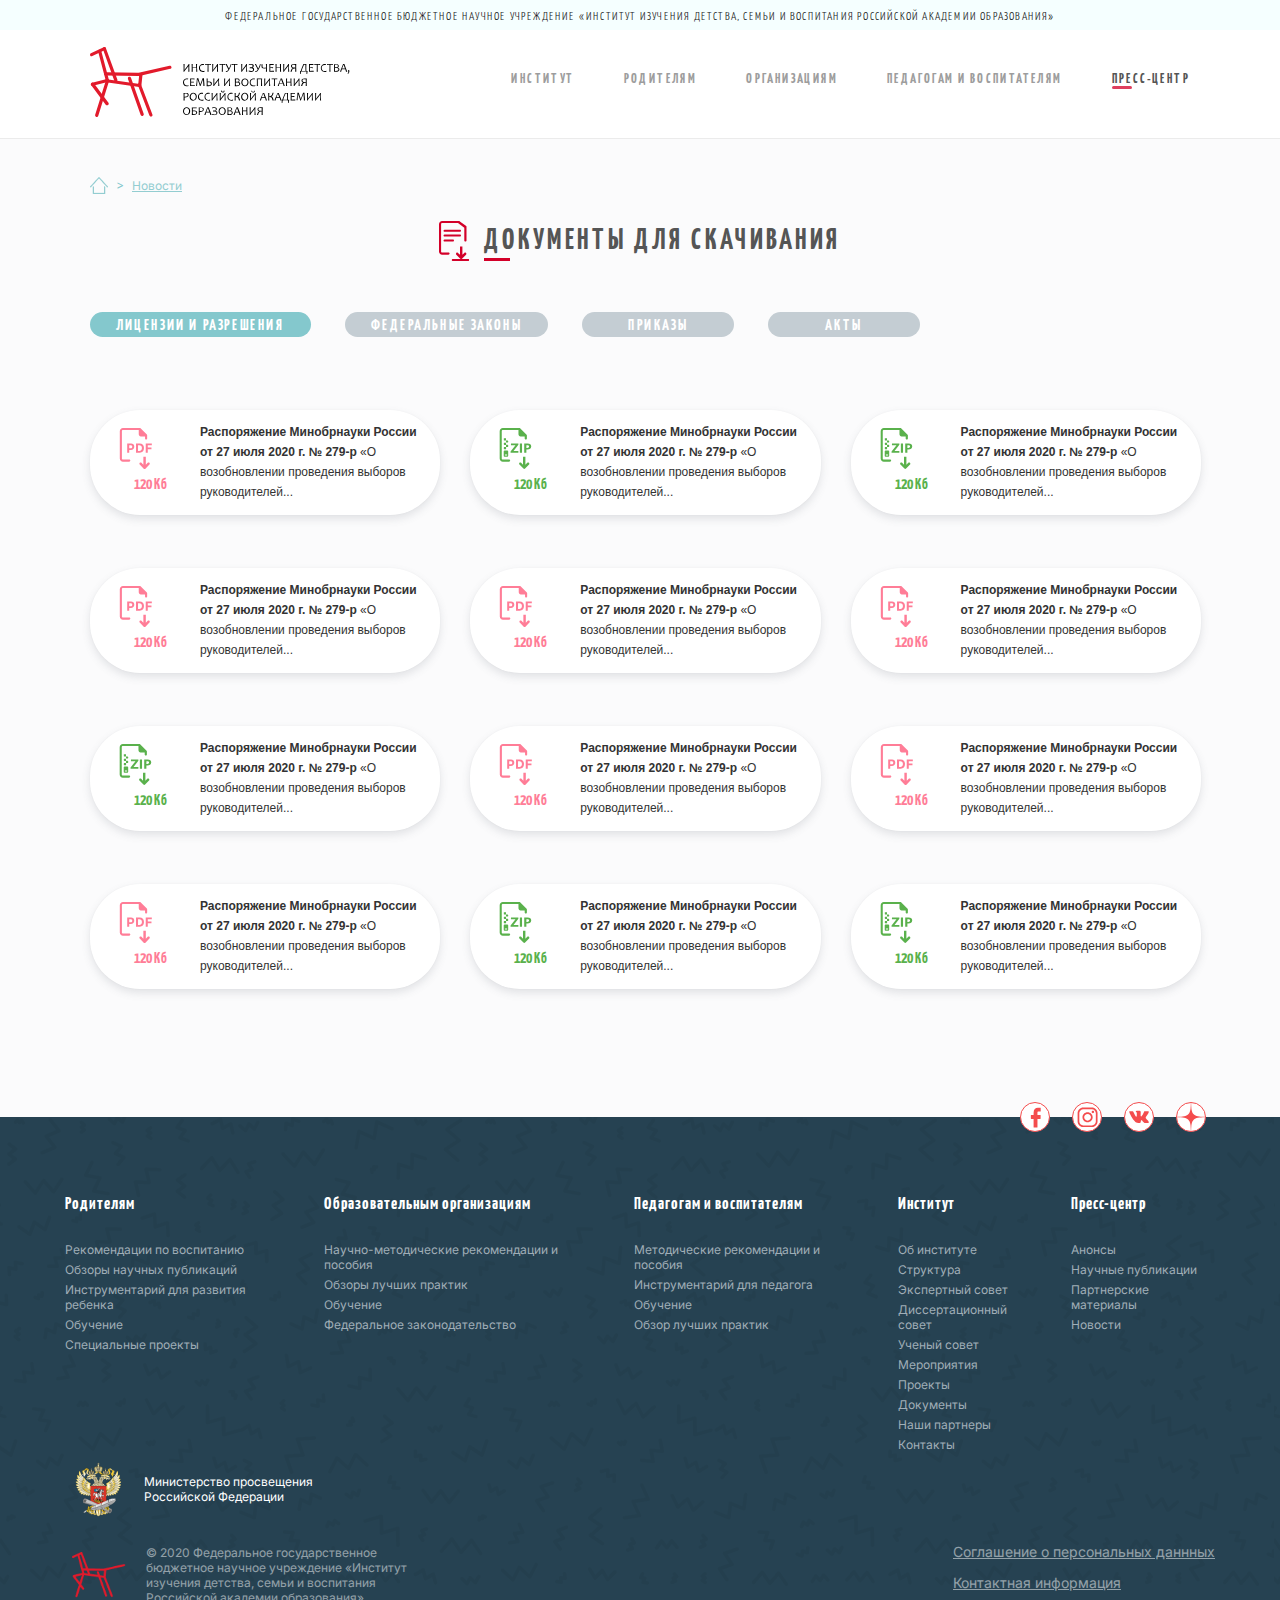
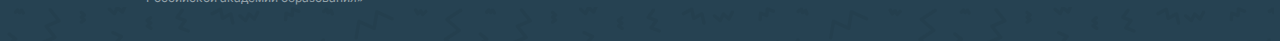
<file: documents.html>
<!DOCTYPE html>
<html lang="en">

<head>
	<meta charset="UTF-8">
	<meta name="viewport" content="width=device-width, initial-scale=1.0">
	<meta name="description" content="" />
	<meta name="keywords" content="" />
	<link href="favicon.ico" rel="shortcut icon" type="image/vnd.microsoft.icon" />
	<title>Институт воспитания</title>
	<link href="https://fonts.googleapis.com/css2?family=Inter:wght@400;700&display=swap" rel="stylesheet">
	<link rel="stylesheet" href="css/style.css">
</head>

<body class="news">
	<header class="header">
		<div class="header__title">Федеральное государственное бюджетное научное учреждение
			«Институт изучения детства, семьи и воспитания
			Российской академии образования»</div>
		<div class="container">
			<div class="header__body">
				<div class="header__logo">
					<a href="/">
						<img src="images/logo_big.svg" alt="" class="logo">
						<img src="images/logo_mob.svg" alt="" class="logo-mob">
					</a>
				</div>
				<div class="header__right">
					<!-- <div class="right__top">
						<div class="header__search">
							<form action="">
								<input type="text" name="" id="" placeholder="Поиск">
								<button type="submit"></button>
							</form>
						</div>
						<div class="header__authorization">
							<div class="name">Фёдор Достоевский</div>
							<a href="#" class="exit"></a>
						</div>
					</div> -->
					<div class="header__burger">
						<span></span>
					</div>
					<div class="header__menu">
						<ul>
							<li class="header__item" tabindex="1"><a href="#">Институт</a>
								<div class="header__submenu">
									<ul>
										<li><a href="#">Об институте</a></li>
										<li><a href="#">Мероприятия</a></li>
										<li><a href="#">Структура</a></li>
										<li><a href="#">Проекты</a></li>
										<li><a href="#">Экспертный совет</a></li>
										<li><a href="#">Документы</a></li>
										<li><a href="#">Диссертационный совет</a></li>
										<li><a href="#">Наши партнеры</a></li>
										<li><a href="#">Ученый совет</a></li>
										<li><a href="#">Контакты</a></li>
									</ul>
								</div>
							</li>
							<li class="header__item" tabindex="1"><a href="#">Родителям</a>
								<div class="header__submenu">
									<ul>
										<li><a href="#">Обучение</a></li>
										<li><a href="#">Специальные проекты</a></li>
										<li><a href="#">Рекомендации по воспитанию</a></li>
										<li><a href="#">Обзоры научных публикаций</a></li>
										<li><a href="#">Инструментарий для развития ребенка</a></li>
									</ul>
								</div>
							</li>
							<li class="header__item"><a href="#">Организациям</a>
								<div class="header__submenu">
									<ul>
										<li><a href="#">Обучение</a></li>
										<li><a href="#">Обзоры лучших практик</a></li>
										<li><a href="#">Федеральное законодательство</a></li>
										<li><a href="#">Научно-методические рекомендации и пособия</a></li>
									</ul>
								</div>
							</li>
							<li class="header__item"><a href="#">Педагогам и воспитателям</a>
								<div class="header__submenu">
									<ul>
										<li><a href="#">Обучение</a></li>
										<li><a href="#">Обзор лучших практик</a></li>
										<li><a href="#">Инструментарий для педагога</a></li>
										<li><a href="#">Методические рекомендации и пособия</a></li>
									</ul>
								</div>
							</li>
							<li class="header__item"><a class="active" href="#">Пресс-центр</a>
								<div class="header__submenu">
									<ul>
										<li><a href="#">Анонсы</a></li>
										<li><a href="#">Новости</a></li>
										<li><a href="#">Научные публикации</a></li>
										<li><a href="#">Партнерские материалы</a></li>
									</ul>
								</div>
							</li>
						</ul>
					</div>
				</div>
			</div>
		</div>
	</header>
	<div class="navigation">
		<div class="container">
			<a href="/" class="navigation__home"></a>
			<span>></span>
			<a href="#">Новости</a>
		</div>
	</div>
	<div class="press documents">
		<div class="container">
			<div class="press__title title">Документы для скачивания</div>
			<div class="news-list">
				<div class="news-list__tab">
					<a href="#" class="active">Лицензии и разрешения</a>
					<a href="#">Федеральные Законы</a>
					<a href="#">Приказы</a>
					<a href="#">АКТЫ</a>
				</div>
				<div class="legislation__body">
					<div class="legislation__item">
						<div class="legislation__icon">
							<a href="#" target="_blank"><img src="images/icon_pdf.svg" alt="">
								<p>120 Кб</p>
							</a>
						</div>
						<div class="legislation__info">
							<a href="#" target="_blank"><b>Распоряжение Минобрнауки России от 27 июля 2020 г. №
									279-р</b> «О
								возобновлении проведения выборов руководителей...</a>
						</div>
					</div>
					<div class="legislation__item">
						<div class="legislation__icon zip">
							<a href="#" target="_blank"><img src="images/icon_zip.svg" alt="">
								<p>120 Кб</p>
							</a>
						</div>
						<div class="legislation__info">
							<a href="#" target="_blank"><b>Распоряжение Минобрнауки России от 27 июля 2020 г. №
									279-р</b> «О
								возобновлении проведения выборов руководителей...</a>
						</div>
					</div>
					<div class="legislation__item">
						<div class="legislation__icon zip">
							<a href="#" target="_blank"><img src="images/icon_zip.svg" alt="">
								<p>120 Кб</p>
							</a>
						</div>
						<div class="legislation__info">
							<a href="#" target="_blank"><b>Распоряжение Минобрнауки России от 27 июля 2020 г. №
									279-р</b> «О
								возобновлении проведения выборов руководителей...</a>
						</div>
					</div>
					<div class="legislation__item">
						<div class="legislation__icon">
							<a href="#" target="_blank"><img src="images/icon_pdf.svg" alt="">
								<p>120 Кб</p>
							</a>
						</div>
						<div class="legislation__info">
							<a href="#" target="_blank"><b>Распоряжение Минобрнауки России от 27 июля 2020 г. №
									279-р</b> «О
								возобновлении проведения выборов руководителей...</a>
						</div>
					</div>
					<div class="legislation__item">
						<div class="legislation__icon">
							<a href="#" target="_blank"><img src="images/icon_pdf.svg" alt="">
								<p>120 Кб</p>
							</a>
						</div>
						<div class="legislation__info">
							<a href="#" target="_blank"><b>Распоряжение Минобрнауки России от 27 июля 2020 г. №
									279-р</b> «О
								возобновлении проведения выборов руководителей...</a>
						</div>
					</div>
					<div class="legislation__item">
						<div class="legislation__icon">
							<a href="#" target="_blank"><img src="images/icon_pdf.svg" alt="">
								<p>120 Кб</p>
							</a>
						</div>
						<div class="legislation__info">
							<a href="#" target="_blank"><b>Распоряжение Минобрнауки России от 27 июля 2020 г. №
									279-р</b> «О
								возобновлении проведения выборов руководителей...</a>
						</div>
					</div>
					<div class="legislation__item">
						<div class="legislation__icon zip">
							<a href="#" target="_blank"><img src="images/icon_zip.svg" alt="">
								<p>120 Кб</p>
							</a>
						</div>
						<div class="legislation__info">
							<a href="#" target="_blank"><b>Распоряжение Минобрнауки России от 27 июля 2020 г. №
									279-р</b> «О
								возобновлении проведения выборов руководителей...</a>
						</div>
					</div>
					<div class="legislation__item">
						<div class="legislation__icon">
							<a href="#" target="_blank"><img src="images/icon_pdf.svg" alt="">
								<p>120 Кб</p>
							</a>
						</div>
						<div class="legislation__info">
							<a href="#" target="_blank"><b>Распоряжение Минобрнауки России от 27 июля 2020 г. №
									279-р</b> «О
								возобновлении проведения выборов руководителей...</a>
						</div>
					</div>
					<div class="legislation__item">
						<div class="legislation__icon">
							<a href="#" target="_blank"><img src="images/icon_pdf.svg" alt="">
								<p>120 Кб</p>
							</a>
						</div>
						<div class="legislation__info">
							<a href="#" target="_blank"><b>Распоряжение Минобрнауки России от 27 июля 2020 г. №
									279-р</b> «О
								возобновлении проведения выборов руководителей...</a>
						</div>
					</div>
					<div class="legislation__item">
						<div class="legislation__icon">
							<a href="#" target="_blank"><img src="images/icon_pdf.svg" alt="">
								<p>120 Кб</p>
							</a>
						</div>
						<div class="legislation__info">
							<a href="#" target="_blank"><b>Распоряжение Минобрнауки России от 27 июля 2020 г. №
									279-р</b> «О
								возобновлении проведения выборов руководителей...</a>
						</div>
					</div>
					<div class="legislation__item">
						<div class="legislation__icon zip">
							<a href="#" target="_blank"><img src="images/icon_zip.svg" alt="">
								<p>120 Кб</p>
							</a>
						</div>
						<div class="legislation__info">
							<a href="#" target="_blank"><b>Распоряжение Минобрнауки России от 27 июля 2020 г. №
									279-р</b> «О
								возобновлении проведения выборов руководителей...</a>
						</div>
					</div>
					<div class="legislation__item">
						<div class="legislation__icon zip">
							<a href="#" target="_blank"><img src="images/icon_zip.svg" alt="">
								<p>120 Кб</p>
							</a>
						</div>
						<div class="legislation__info">
							<a href="#" target="_blank"><b>Распоряжение Минобрнауки России от 27 июля 2020 г. №
									279-р</b> «О
								возобновлении проведения выборов руководителей...</a>
						</div>
					</div>
				</div>

			</div>
		</div>
	</div>
	<footer class="footer">
		<div class="container">
			<div class="copy">
				<img src="images/logo.png" alt="">
				<p>© 2020 Федеральное государственное бюджетное научное учреждение «Институт изучения детства,
					семьи и воспитания Российской академии образования»</p>
			</div>
			<div class="footer__icons">
				<a href="#"><img src="images/icon_fb.svg" alt=""></a>
				<a href="#"><img src="images/icon_ins.svg" alt=""></a>
				<a href="#"><img src="images/icon_vk.svg" alt=""></a>
				<a href="#"><img src="images/icon_dz.svg" alt=""></a>
			</div>
			<div class="menu">
				<div class="menu__item">
					<p><a href="#">Родителям</a></p>
					<ul>
						<li><a href="#">Рекомендации по воспитанию</a></li>
						<li><a href="#">Обзоры научных публикаций</a></li>
						<li><a href="#">Инструментарий для развития ребенка</a></li>
						<li><a href="#">Обучение</a></li>
						<li><a href="#">Специальные проекты</a></li>
					</ul>
				</div>
				<div class="menu__item">
					<p><a href="#">Образовательным организациям</a></p>
					<ul>
						<li><a href="#">Научно-методические рекомендации и пособия</a></li>
						<li><a href="#">Обзоры лучших практик</a></li>
						<li><a href="#">Обучение</a></li>
						<li><a href="#">Федеральное законодательство</a></li>
					</ul>
				</div>
				<div class="menu__item">
					<p><a href="#">Педагогам и воспитателям</a></p>
					<ul>
						<li><a href="#">Методические рекомендации и пособия</a></li>
						<li><a href="#">Инструментарий для педагога</a></li>
						<li><a href="#">Обучение</a></li>
						<li><a href="#">Обзор лучших практик</a></li>
					</ul>
				</div>
				<div class="menu__item">
					<p><a href="#">Институт</a></p>
					<ul>
						<li><a href="#">Об институте</a></li>
						<li><a href="#">Структура</a></li>
						<li><a href="#">Экспертный совет</a></li>
						<li><a href="#">Диссертационный совет</a></li>
						<li><a href="#">Ученый совет</a></li>
						<li><a href="#">Мероприятия</a></li>
						<li><a href="#">Проекты</a></li>
						<li><a href="#">Документы</a></li>
						<li><a href="#">Наши партнеры</a></li>
						<li><a href="#">Контакты</a></li>
					</ul>
				</div>
				<div class="menu__item">
					<p><a href="#">Пресс-центр</a></p>
					<ul>
						<li><a href="#">Анонсы</a></li>
						<li><a href="#">Научные публикации</a></li>
						<li><a href="#">Партнерские материалы</a></li>
						<li><a href="#">Новости</a></li>
					</ul>
				</div>
			</div>
			<div class="information">
				<div class="information__left">
					<div class="logo-min">
						<img src="images/logo_min.png" alt="">
						<p>Министерство просвещения Российской Федерации</p>
					</div>
					<div class="logo-copy">
						<img src="images/logo.png" alt="">
						<p>© 2020 Федеральное государственное бюджетное научное учреждение «Институт изучения детства,
							семьи и воспитания Российской академии образования»</p>
					</div>
				</div>
				<div class="information__right">
					<p><a href="#">Соглашение о персональных даннных</a></p>
					<p><a href="#">Контактная информация</a></p>
				</div>
			</div>
		</div>
	</footer>

	<script src="https://code.jquery.com/jquery-3.4.1.slim.min.js"></script>
	<script type="text/javascript" src="slick/slick.min.js"></script>
	<script src="js/script.js"></script>
</body>

</html>
</file>
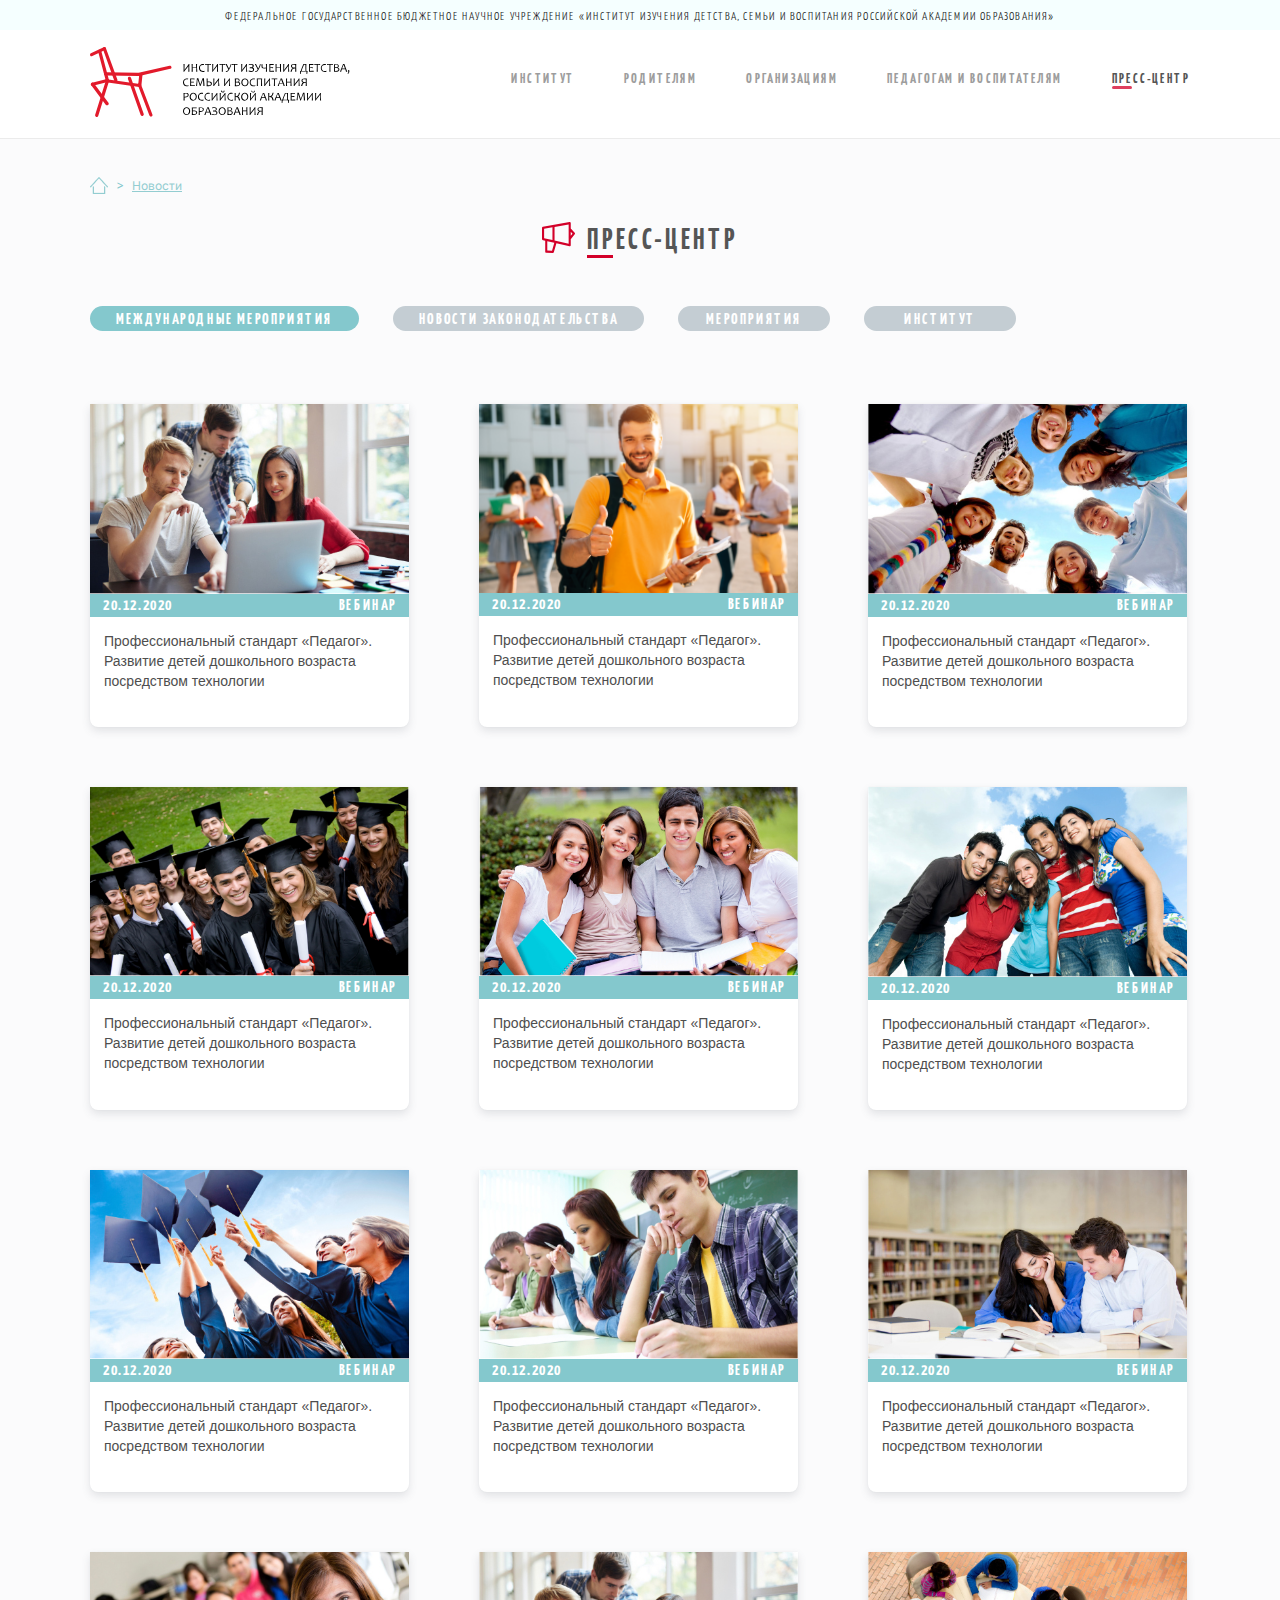
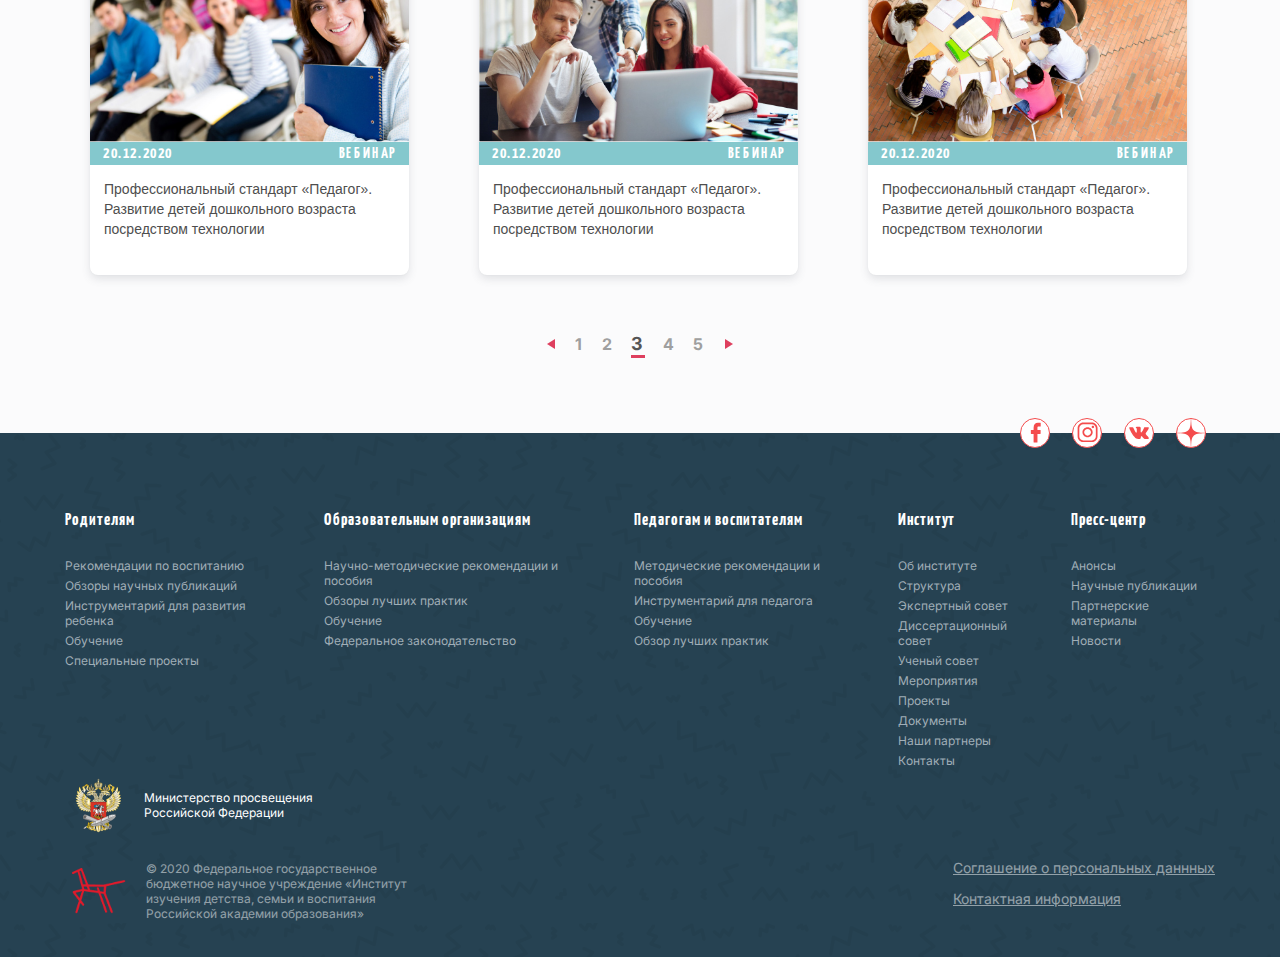
<file: news.html>
<!DOCTYPE html>
<html lang="en">

<head>
	<meta charset="UTF-8">
	<meta name="viewport" content="width=device-width, initial-scale=1.0">
	<meta name="description" content="" />
	<meta name="keywords" content="" />
	<link href="favicon.ico" rel="shortcut icon" type="image/vnd.microsoft.icon" />
	<title>Институт воспитания</title>
	<link href="https://fonts.googleapis.com/css2?family=Inter:wght@400;700&display=swap" rel="stylesheet">
	<link rel="stylesheet" href="css/style.css">
</head>

<body class="news">
	<header class="header">
		<div class="header__title">Федеральное государственное бюджетное научное учреждение
			«Институт изучения детства, семьи и воспитания
			Российской академии образования»</div>
		<div class="container">
			<div class="header__body">
				<div class="header__logo">
					<a href="/">
						<img src="images/logo_big.svg" alt="" class="logo">
						<img src="images/logo_mob.svg" alt="" class="logo-mob">
					</a>
				</div>
				<div class="header__right">
					<!-- <div class="right__top">
						<div class="header__search">
							<form action="">
								<input type="text" name="" id="" placeholder="Поиск">
								<button type="submit"></button>
							</form>
						</div>
						<div class="header__authorization">
							<div class="name">Фёдор Достоевский</div>
							<a href="#" class="exit"></a>
						</div>
					</div> -->
					<div class="header__burger">
						<span></span>
					</div>
					<div class="header__menu">
						<ul>
							<li class="header__item" tabindex="1"><a href="#">Институт</a>
								<div class="header__submenu">
									<ul>
										<li><a href="#">Об институте</a></li>
										<li><a href="#">Мероприятия</a></li>
										<li><a href="#">Структура</a></li>
										<li><a href="#">Проекты</a></li>
										<li><a href="#">Экспертный совет</a></li>
										<li><a href="#">Документы</a></li>
										<li><a href="#">Диссертационный совет</a></li>
										<li><a href="#">Наши партнеры</a></li>
										<li><a href="#">Ученый совет</a></li>
										<li><a href="#">Контакты</a></li>
									</ul>
								</div>
							</li>
							<li class="header__item" tabindex="1"><a href="#">Родителям</a>
								<div class="header__submenu">
									<ul>
										<li><a href="#">Обучение</a></li>
										<li><a href="#">Специальные проекты</a></li>
										<li><a href="#">Рекомендации по воспитанию</a></li>
										<li><a href="#">Обзоры научных публикаций</a></li>
										<li><a href="#">Инструментарий для развития ребенка</a></li>
									</ul>
								</div>
							</li>
							<li class="header__item"><a href="#">Организациям</a>
								<div class="header__submenu">
									<ul>
										<li><a href="#">Обучение</a></li>
										<li><a href="#">Обзоры лучших практик</a></li>
										<li><a href="#">Федеральное законодательство</a></li>
										<li><a href="#">Научно-методические рекомендации и пособия</a></li>
									</ul>
								</div>
							</li>
							<li class="header__item"><a href="#">Педагогам и воспитателям</a>
								<div class="header__submenu">
									<ul>
										<li><a href="#">Обучение</a></li>
										<li><a href="#">Обзор лучших практик</a></li>
										<li><a href="#">Инструментарий для педагога</a></li>
										<li><a href="#">Методические рекомендации и пособия</a></li>
									</ul>
								</div>
							</li>
							<li class="header__item"><a class="active" href="#">Пресс-центр</a>
								<div class="header__submenu">
									<ul>
										<li><a href="#">Анонсы</a></li>
										<li><a href="#">Новости</a></li>
										<li><a href="#">Научные публикации</a></li>
										<li><a href="#">Партнерские материалы</a></li>
									</ul>
								</div>
							</li>
						</ul>
					</div>
				</div>
			</div>
		</div>
	</header>
	<div class="navigation">
		<div class="container">
			<a href="/" class="navigation__home"></a>
			<span>></span>
			<a href="#">Новости</a>
		</div>
	</div>
	<div class="press">
		<div class="container">
			<div class="press__title title">Пресс-центр</div>
			<div class="news-list">
				<div class="news-list__tab">
					<a href="#" class="active">международные мероприятия</a>
					<a href="#">новости законодательства</a>
					<a href="#">Мероприятия</a>
					<a href="#">институт</a>
				</div>
				<div class="news-list__body">
					<div class="news-list__item">
						<a href="news_details.html" class="news-list__link">
							<img src="images/news1.jpg" alt="">
							<p class="news-list__info">
								<span>20.12.2020</span>
								<span>Вебинар</span>
							</p>
							<p class="news-list__text">Профессиональный стандарт «Педагог». Развитие детей дошкольного
								возраста посредством технологии</p>
						</a>
					</div>
					<div class="news-list__item">
						<a href="#" class="news-list__link">
							<img src="images/event1.png" alt="">
							<p class="news-list__info">
								<span>20.12.2020</span>
								<span>Вебинар</span>
							</p>
							<p class="news-list__text">Профессиональный стандарт «Педагог». Развитие детей дошкольного
								возраста посредством технологии</p>
						</a>
					</div>
					<div class="news-list__item">
						<a href="#" class="news-list__link">
							<img src="images/news2.jpg" alt="">
							<p class="news-list__info">
								<span>20.12.2020</span>
								<span>Вебинар</span>
							</p>
							<p class="news-list__text">Профессиональный стандарт «Педагог». Развитие детей дошкольного
								возраста посредством технологии</p>
						</a>
					</div>
					<div class="news-list__item">
						<a href="#" class="news-list__link">
							<img src="images/news3.jpg" alt="">
							<p class="news-list__info">
								<span>20.12.2020</span>
								<span>Вебинар</span>
							</p>
							<p class="news-list__text">Профессиональный стандарт «Педагог». Развитие детей дошкольного
								возраста посредством технологии</p>
						</a>
					</div>
					<div class="news-list__item">
						<a href="#" class="news-list__link">
							<img src="images/news4.jpg" alt="">
							<p class="news-list__info">
								<span>20.12.2020</span>
								<span>Вебинар</span>
							</p>
							<p class="news-list__text">Профессиональный стандарт «Педагог». Развитие детей дошкольного
								возраста посредством технологии</p>
						</a>
					</div>
					<div class="news-list__item">
						<a href="#" class="news-list__link">
							<img src="images/news5.jpg" alt="">
							<p class="news-list__info">
								<span>20.12.2020</span>
								<span>Вебинар</span>
							</p>
							<p class="news-list__text">Профессиональный стандарт «Педагог». Развитие детей дошкольного
								возраста посредством технологии</p>
						</a>
					</div>
					<div class="news-list__item">
						<a href="#" class="news-list__link">
							<img src="images/news6.jpg" alt="">
							<p class="news-list__info">
								<span>20.12.2020</span>
								<span>Вебинар</span>
							</p>
							<p class="news-list__text">Профессиональный стандарт «Педагог». Развитие детей дошкольного
								возраста посредством технологии</p>
						</a>
					</div>
					<div class="news-list__item">
						<a href="#" class="news-list__link">
							<img src="images/news7.jpg" alt="">
							<p class="news-list__info">
								<span>20.12.2020</span>
								<span>Вебинар</span>
							</p>
							<p class="news-list__text">Профессиональный стандарт «Педагог». Развитие детей дошкольного
								возраста посредством технологии</p>
						</a>
					</div>
					<div class="news-list__item">
						<a href="#" class="news-list__link">
							<img src="images/news8.jpg" alt="">
							<p class="news-list__info">
								<span>20.12.2020</span>
								<span>Вебинар</span>
							</p>
							<p class="news-list__text">Профессиональный стандарт «Педагог». Развитие детей дошкольного
								возраста посредством технологии</p>
						</a>
					</div>
					<div class="news-list__item">
						<a href="#" class="news-list__link">
							<img src="images/news9.jpg" alt="">
							<p class="news-list__info">
								<span>20.12.2020</span>
								<span>Вебинар</span>
							</p>
							<p class="news-list__text">Профессиональный стандарт «Педагог». Развитие детей дошкольного
								возраста посредством технологии</p>
						</a>
					</div>
					<div class="news-list__item">
						<a href="#" class="news-list__link">
							<img src="images/news10.jpg" alt="">
							<p class="news-list__info">
								<span>20.12.2020</span>
								<span>Вебинар</span>
							</p>
							<p class="news-list__text">Профессиональный стандарт «Педагог». Развитие детей дошкольного
								возраста посредством технологии</p>
						</a>
					</div>
					<div class="news-list__item">
						<a href="#" class="news-list__link">
							<img src="images/news11.jpg" alt="">
							<p class="news-list__info">
								<span>20.12.2020</span>
								<span>Вебинар</span>
							</p>
							<p class="news-list__text">Профессиональный стандарт «Педагог». Развитие детей дошкольного
								возраста посредством технологии</p>
						</a>
					</div>
				</div>
				<div class="pagination">
					<a href="#" class="prev"></a>
					<a href="#">1</a>
					<a href="#">2</a>
					<a href="#" class="active">3</a>
					<a href="#">4</a>
					<a href="#">5</a>
					<a href="#" class="next"></a>
				</div>
			</div>
		</div>
	</div>
	<footer class="footer">
		<div class="container">
			<div class="copy">
				<img src="images/logo.png" alt="">
				<p>© 2020 Федеральное государственное бюджетное научное учреждение «Институт изучения детства,
					семьи и воспитания Российской академии образования»</p>
			</div>
			<div class="footer__icons">
				<a href="#"><img src="images/icon_fb.svg" alt=""></a>
				<a href="#"><img src="images/icon_ins.svg" alt=""></a>
				<a href="#"><img src="images/icon_vk.svg" alt=""></a>
				<a href="#"><img src="images/icon_dz.svg" alt=""></a>
			</div>
			<div class="menu">
				<div class="menu__item">
					<p><a href="#">Родителям</a></p>
					<ul>
						<li><a href="#">Рекомендации по воспитанию</a></li>
						<li><a href="#">Обзоры научных публикаций</a></li>
						<li><a href="#">Инструментарий для развития ребенка</a></li>
						<li><a href="#">Обучение</a></li>
						<li><a href="#">Специальные проекты</a></li>
					</ul>
				</div>
				<div class="menu__item">
					<p><a href="#">Образовательным организациям</a></p>
					<ul>
						<li><a href="#">Научно-методические рекомендации и пособия</a></li>
						<li><a href="#">Обзоры лучших практик</a></li>
						<li><a href="#">Обучение</a></li>
						<li><a href="#">Федеральное законодательство</a></li>
					</ul>
				</div>
				<div class="menu__item">
					<p><a href="#">Педагогам и воспитателям</a></p>
					<ul>
						<li><a href="#">Методические рекомендации и пособия</a></li>
						<li><a href="#">Инструментарий для педагога</a></li>
						<li><a href="#">Обучение</a></li>
						<li><a href="#">Обзор лучших практик</a></li>
					</ul>
				</div>
				<div class="menu__item">
					<p><a href="#">Институт</a></p>
					<ul>
						<li><a href="#">Об институте</a></li>
						<li><a href="#">Структура</a></li>
						<li><a href="#">Экспертный совет</a></li>
						<li><a href="#">Диссертационный совет</a></li>
						<li><a href="#">Ученый совет</a></li>
						<li><a href="#">Мероприятия</a></li>
						<li><a href="#">Проекты</a></li>
						<li><a href="#">Документы</a></li>
						<li><a href="#">Наши партнеры</a></li>
						<li><a href="#">Контакты</a></li>
					</ul>
				</div>
				<div class="menu__item">
					<p><a href="#">Пресс-центр</a></p>
					<ul>
						<li><a href="#">Анонсы</a></li>
						<li><a href="#">Научные публикации</a></li>
						<li><a href="#">Партнерские материалы</a></li>
						<li><a href="#">Новости</a></li>
					</ul>
				</div>
			</div>
			<div class="information">
				<div class="information__left">
					<div class="logo-min">
						<img src="images/logo_min.png" alt="">
						<p>Министерство просвещения Российской Федерации</p>
					</div>
					<div class="logo-copy">
						<img src="images/logo.png" alt="">
						<p>© 2020 Федеральное государственное бюджетное научное учреждение «Институт изучения детства,
							семьи и воспитания Российской академии образования»</p>
					</div>
				</div>
				<div class="information__right">
					<p><a href="#">Соглашение о персональных даннных</a></p>
					<p><a href="#">Контактная информация</a></p>
				</div>
			</div>
		</div>
	</footer>

	<script src="https://code.jquery.com/jquery-3.4.1.slim.min.js"></script>
	<script type="text/javascript" src="slick/slick.min.js"></script>
	<script src="js/script.js"></script>
</body>

</html>
</file>
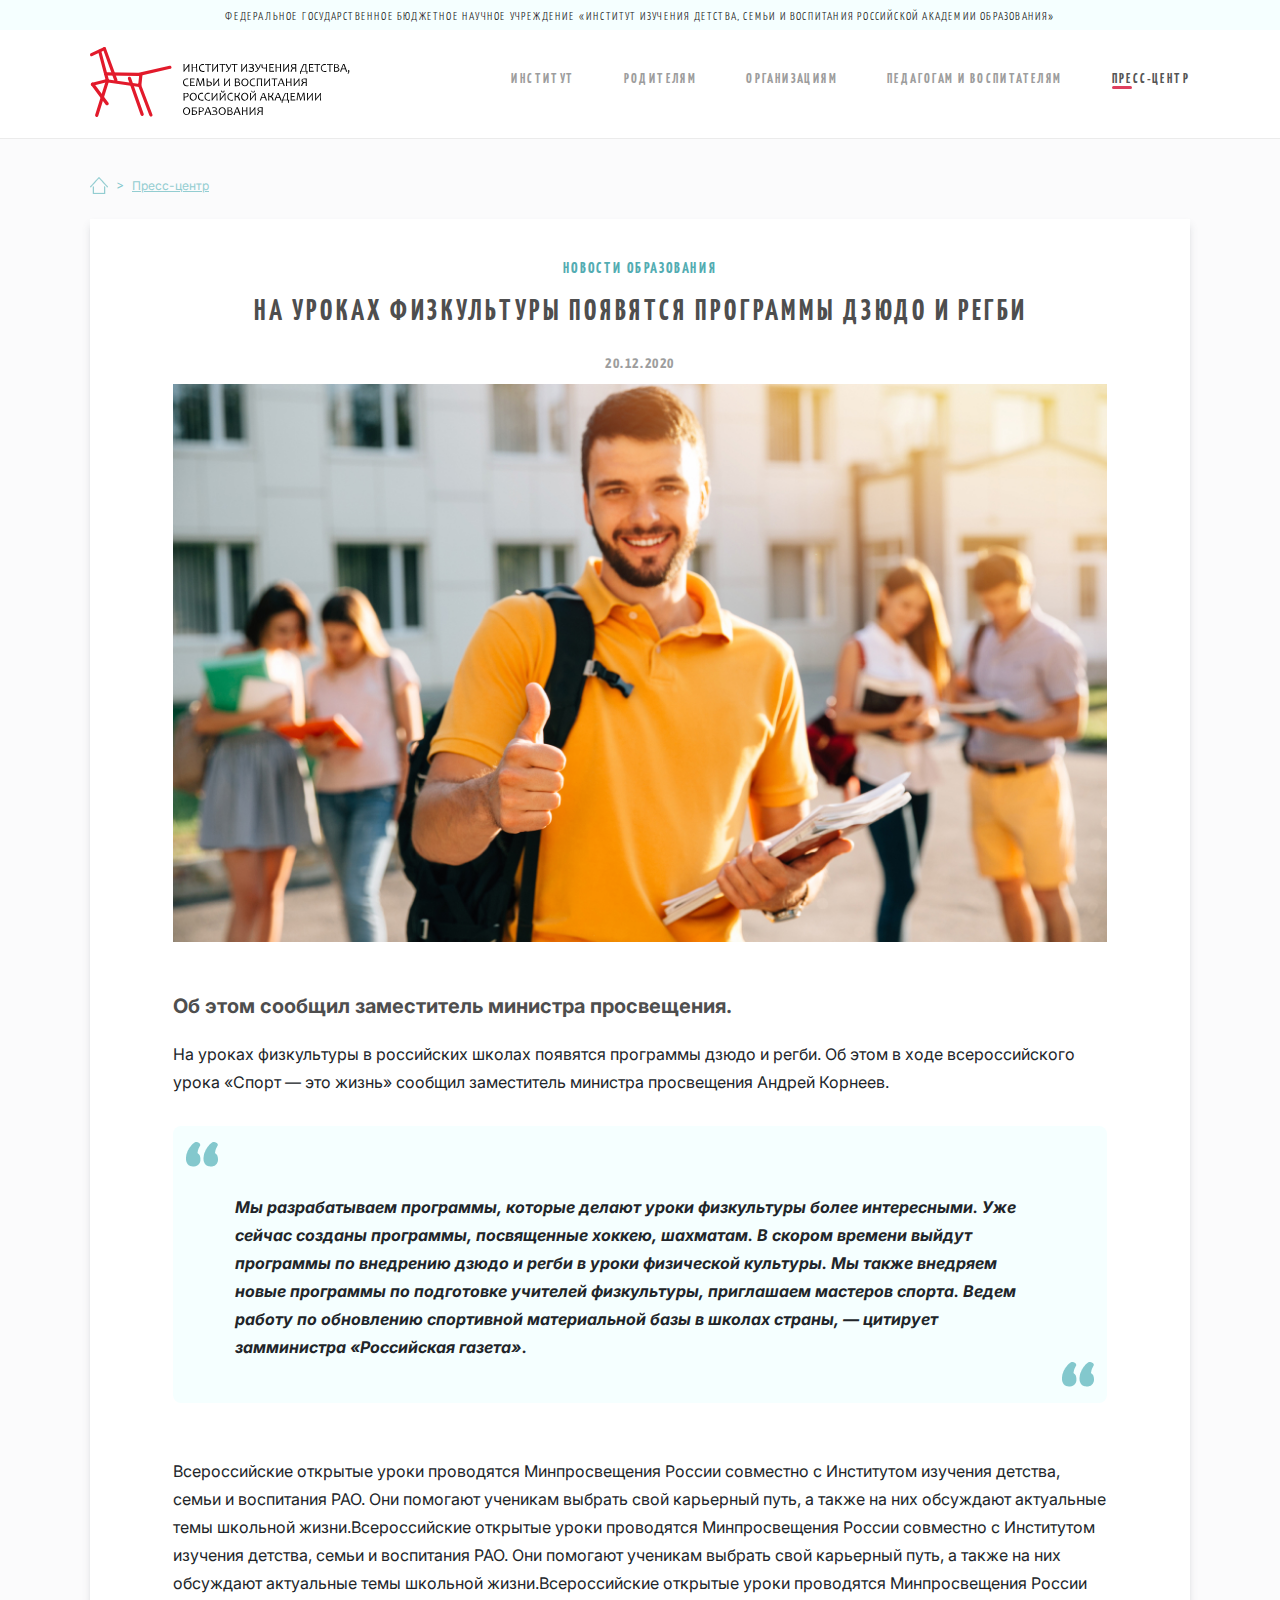
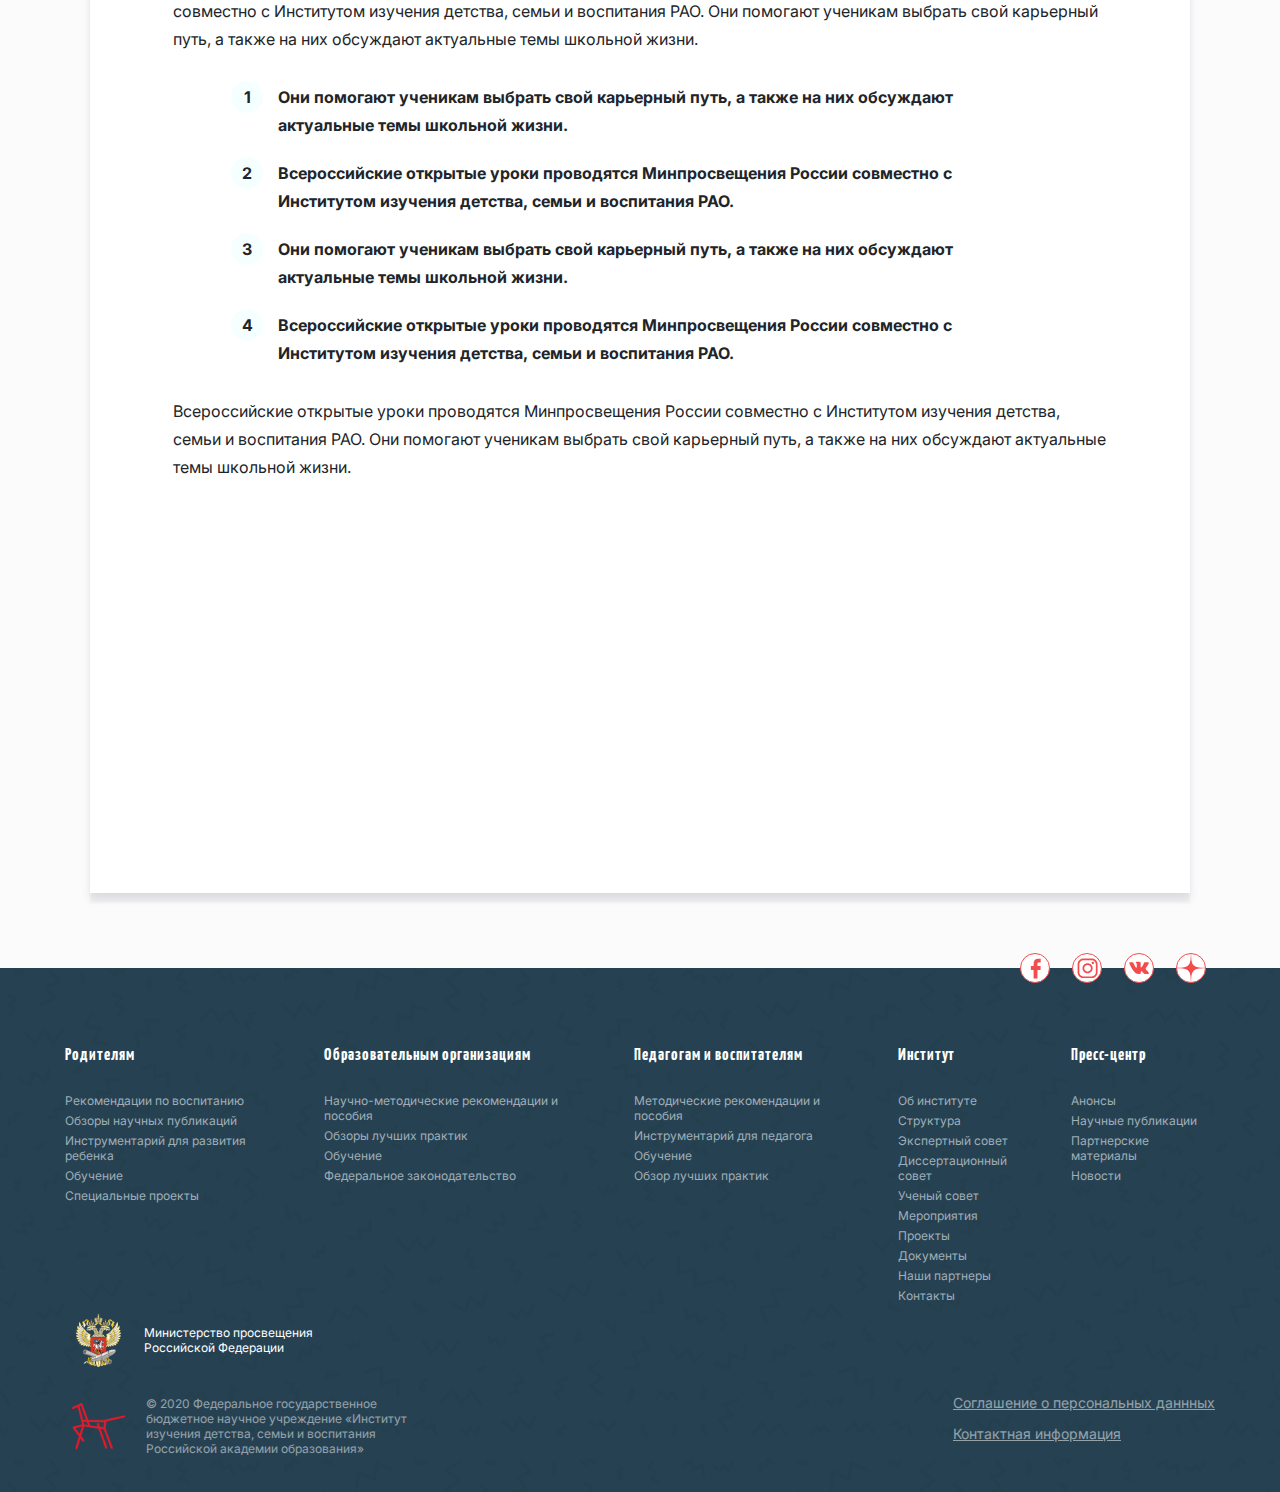
<file: news_details.html>
<!DOCTYPE html>
<html lang="en">

<head>
	<meta charset="UTF-8">
	<meta name="viewport" content="width=device-width, initial-scale=1.0">
	<meta name="description" content="" />
	<meta name="keywords" content="" />
	<link href="favicon.ico" rel="shortcut icon" type="image/vnd.microsoft.icon" />
	<title>Институт воспитания</title>
	<link href="https://fonts.googleapis.com/css2?family=Inter:wght@400;700&display=swap" rel="stylesheet">
	<link rel="stylesheet" href="css/style.css">
</head>

<body class="news">
	<header class="header">
		<div class="header__title">Федеральное государственное бюджетное научное учреждение
			«Институт изучения детства, семьи и воспитания
			Российской академии образования»</div>
		<div class="container">
			<div class="header__body">
				<div class="header__logo">
					<a href="/">
						<img src="images/logo_big.svg" alt="" class="logo">
						<img src="images/logo_mob.svg" alt="" class="logo-mob">
					</a>
				</div>
				<div class="header__right">
					<!-- <div class="right__top">
						<div class="header__search">
							<form action="">
								<input type="text" name="" id="" placeholder="Поиск">
								<button type="submit"></button>
							</form>
						</div>
						<div class="header__authorization">
							<div class="name">Фёдор Достоевский</div>
							<a href="#" class="exit"></a>
						</div>
					</div> -->
					<div class="header__burger">
						<span></span>
					</div>
					<div class="header__menu">
						<ul>
							<li class="header__item" tabindex="1"><a href="#">Институт</a>
								<div class="header__submenu">
									<ul>
										<li><a href="#">Об институте</a></li>
										<li><a href="#">Мероприятия</a></li>
										<li><a href="#">Структура</a></li>
										<li><a href="#">Проекты</a></li>
										<li><a href="#">Экспертный совет</a></li>
										<li><a href="#">Документы</a></li>
										<li><a href="#">Диссертационный совет</a></li>
										<li><a href="#">Наши партнеры</a></li>
										<li><a href="#">Ученый совет</a></li>
										<li><a href="#">Контакты</a></li>
									</ul>
								</div>
							</li>
							<li class="header__item" tabindex="1"><a href="#">Родителям</a>
								<div class="header__submenu">
									<ul>
										<li><a href="#">Обучение</a></li>
										<li><a href="#">Специальные проекты</a></li>
										<li><a href="#">Рекомендации по воспитанию</a></li>
										<li><a href="#">Обзоры научных публикаций</a></li>
										<li><a href="#">Инструментарий для развития ребенка</a></li>
									</ul>
								</div>
							</li>
							<li class="header__item"><a href="#">Организациям</a>
								<div class="header__submenu">
									<ul>
										<li><a href="#">Обучение</a></li>
										<li><a href="#">Обзоры лучших практик</a></li>
										<li><a href="#">Федеральное законодательство</a></li>
										<li><a href="#">Научно-методические рекомендации и пособия</a></li>
									</ul>
								</div>
							</li>
							<li class="header__item"><a href="#">Педагогам и воспитателям</a>
								<div class="header__submenu">
									<ul>
										<li><a href="#">Обучение</a></li>
										<li><a href="#">Обзор лучших практик</a></li>
										<li><a href="#">Инструментарий для педагога</a></li>
										<li><a href="#">Методические рекомендации и пособия</a></li>
									</ul>
								</div>
							</li>
							<li class="header__item"><a class="active" href="#">Пресс-центр</a>
								<div class="header__submenu">
									<ul>
										<li><a href="#">Анонсы</a></li>
										<li><a href="#">Новости</a></li>
										<li><a href="#">Научные публикации</a></li>
										<li><a href="#">Партнерские материалы</a></li>

									</ul>
								</div>
							</li>
						</ul>
					</div>
				</div>
			</div>
		</div>
	</header>
	<div class="navigation">
		<div class="container">
			<a href="/" class="navigation__home"></a>
			<span>></span>
			<a href="#">Пресс-центр</a>
		</div>
	</div>
	<div class="press">
		<div class="container">
			<div class="news-details">
				<div class="news-details__body">
					<h4>Новости образования</h4>
					<h2>На уроках физкультуры появятся программы дзюдо и регби</h2>
					<p class="data">20.12.2020</p>
					<div class="news-details__img">
						<img src="images/news_big.jpg" alt="">
					</div>
					<div class="news-details__text">
						<h3>Об этом сообщил заместитель министра просвещения.</h3>
						<p>На уроках физкультуры в российских школах появятся программы дзюдо и регби. Об этом в ходе
							всероссийского урока «Спорт —
							это жизнь» сообщил заместитель министра просвещения Андрей Корнеев.</p>
						<blockquote>Мы разрабатываем программы, которые делают уроки физкультуры более интересными. Уже
							сейчас созданы программы,
							посвященные хоккею, шахматам. В скором времени выйдут программы по внедрению дзюдо и регби в
							уроки физической культуры.
							Мы также внедряем новые программы по подготовке учителей физкультуры, приглашаем мастеров
							спорта. Ведем работу по
							обновлению спортивной материальной базы в школах страны,
							— цитирует замминистра «Российская газета».
						</blockquote>
						<p>Всероссийские открытые уроки проводятся Минпросвещения России совместно с Институтом изучения
							детства, семьи и
							воспитания РАО. Они помогают ученикам выбрать свой карьерный путь, а также на них обсуждают
							актуальные темы школьной
							жизни.Всероссийские открытые уроки проводятся Минпросвещения России совместно с Институтом
							изучения детства, семьи и
							воспитания РАО. Они помогают ученикам выбрать свой карьерный путь, а также на них обсуждают
							актуальные темы школьной
							жизни.Всероссийские открытые уроки проводятся Минпросвещения России совместно с Институтом
							изучения детства, семьи и
							воспитания РАО. Они помогают ученикам выбрать свой карьерный путь, а также на них обсуждают
							актуальные темы школьной
							жизни.</p>
						<ol>
							<li>Они помогают ученикам выбрать свой карьерный путь, а также на них обсуждают актуальные
								темы
								школьной жизни.</li>
							<li>Всероссийские открытые уроки проводятся Минпросвещения России совместно с Институтом
								изучения детства, семьи и
								воспитания РАО.</li>
							<li>Они помогают ученикам выбрать свой карьерный путь, а также на них обсуждают актуальные
								темы
								школьной жизни.</li>
							<li>Всероссийские открытые уроки проводятся Минпросвещения России совместно с Институтом
								изучения детства, семьи и
								воспитания РАО.</li>
						</ol>
						<p>Всероссийские открытые уроки проводятся Минпросвещения России совместно с Институтом изучения
							детства, семьи и
							воспитания РАО. Они помогают ученикам выбрать свой карьерный путь, а также на них обсуждают
							актуальные темы школьной
							жизни.</p>
						<div class="block-iframe">
							<iframe width="560" height="315" src="https://www.youtube.com/embed/DH9-E_64LSA"
								frameborder="0"
								allow="accelerometer; autoplay; clipboard-write; encrypted-media; gyroscope; picture-in-picture"
								allowfullscreen></iframe>
						</div>
					</div>
				</div>
			</div>
		</div>
	</div>
	<footer class="footer">
		<div class="container">
			<div class="copy">
				<img src="images/logo.png" alt="">
				<p>© 2020 Федеральное государственное бюджетное научное учреждение «Институт изучения детства,
					семьи и воспитания Российской академии образования»</p>
			</div>
			<div class="footer__icons">
				<a href="#"><img src="images/icon_fb.svg" alt=""></a>
				<a href="#"><img src="images/icon_ins.svg" alt=""></a>
				<a href="#"><img src="images/icon_vk.svg" alt=""></a>
				<a href="#"><img src="images/icon_dz.svg" alt=""></a>
			</div>
			<div class="menu">
				<div class="menu__item">
					<p><a href="#">Родителям</a></p>
					<ul>
						<li><a href="#">Рекомендации по воспитанию</a></li>
						<li><a href="#">Обзоры научных публикаций</a></li>
						<li><a href="#">Инструментарий для развития ребенка</a></li>
						<li><a href="#">Обучение</a></li>
						<li><a href="#">Специальные проекты</a></li>
					</ul>
				</div>
				<div class="menu__item">
					<p><a href="#">Образовательным организациям</a></p>
					<ul>
						<li><a href="#">Научно-методические рекомендации и пособия</a></li>
						<li><a href="#">Обзоры лучших практик</a></li>
						<li><a href="#">Обучение</a></li>
						<li><a href="#">Федеральное законодательство</a></li>
					</ul>
				</div>
				<div class="menu__item">
					<p><a href="#">Педагогам и воспитателям</a></p>
					<ul>
						<li><a href="#">Методические рекомендации и пособия</a></li>
						<li><a href="#">Инструментарий для педагога</a></li>
						<li><a href="#">Обучение</a></li>
						<li><a href="#">Обзор лучших практик</a></li>
					</ul>
				</div>
				<div class="menu__item">
					<p><a href="#">Институт</a></p>
					<ul>
						<li><a href="#">Об институте</a></li>
						<li><a href="#">Структура</a></li>
						<li><a href="#">Экспертный совет</a></li>
						<li><a href="#">Диссертационный совет</a></li>
						<li><a href="#">Ученый совет</a></li>
						<li><a href="#">Мероприятия</a></li>
						<li><a href="#">Проекты</a></li>
						<li><a href="#">Документы</a></li>
						<li><a href="#">Наши партнеры</a></li>
						<li><a href="#">Контакты</a></li>
					</ul>
				</div>
				<div class="menu__item">
					<p><a href="#">Пресс-центр</a></p>
					<ul>
						<li><a href="#">Анонсы</a></li>
						<li><a href="#">Научные публикации</a></li>
						<li><a href="#">Партнерские материалы</a></li>
						<li><a href="#">Новости</a></li>
					</ul>
				</div>
			</div>
			<div class="information">
				<div class="information__left">
					<div class="logo-min">
						<img src="images/logo_min.png" alt="">
						<p>Министерство просвещения Российской Федерации</p>
					</div>
					<div class="logo-copy">
						<img src="images/logo.png" alt="">
						<p>© 2020 Федеральное государственное бюджетное научное учреждение «Институт изучения детства,
							семьи и воспитания Российской академии образования»</p>
					</div>
				</div>
				<div class="information__right">
					<p><a href="#">Соглашение о персональных даннных</a></p>
					<p><a href="#">Контактная информация</a></p>
				</div>
			</div>
		</div>
	</footer>

	<script src="https://code.jquery.com/jquery-3.4.1.slim.min.js"></script>
	<script type="text/javascript" src="slick/slick.min.js"></script>
	<script src="js/script.js"></script>
</body>

</html>
</file>
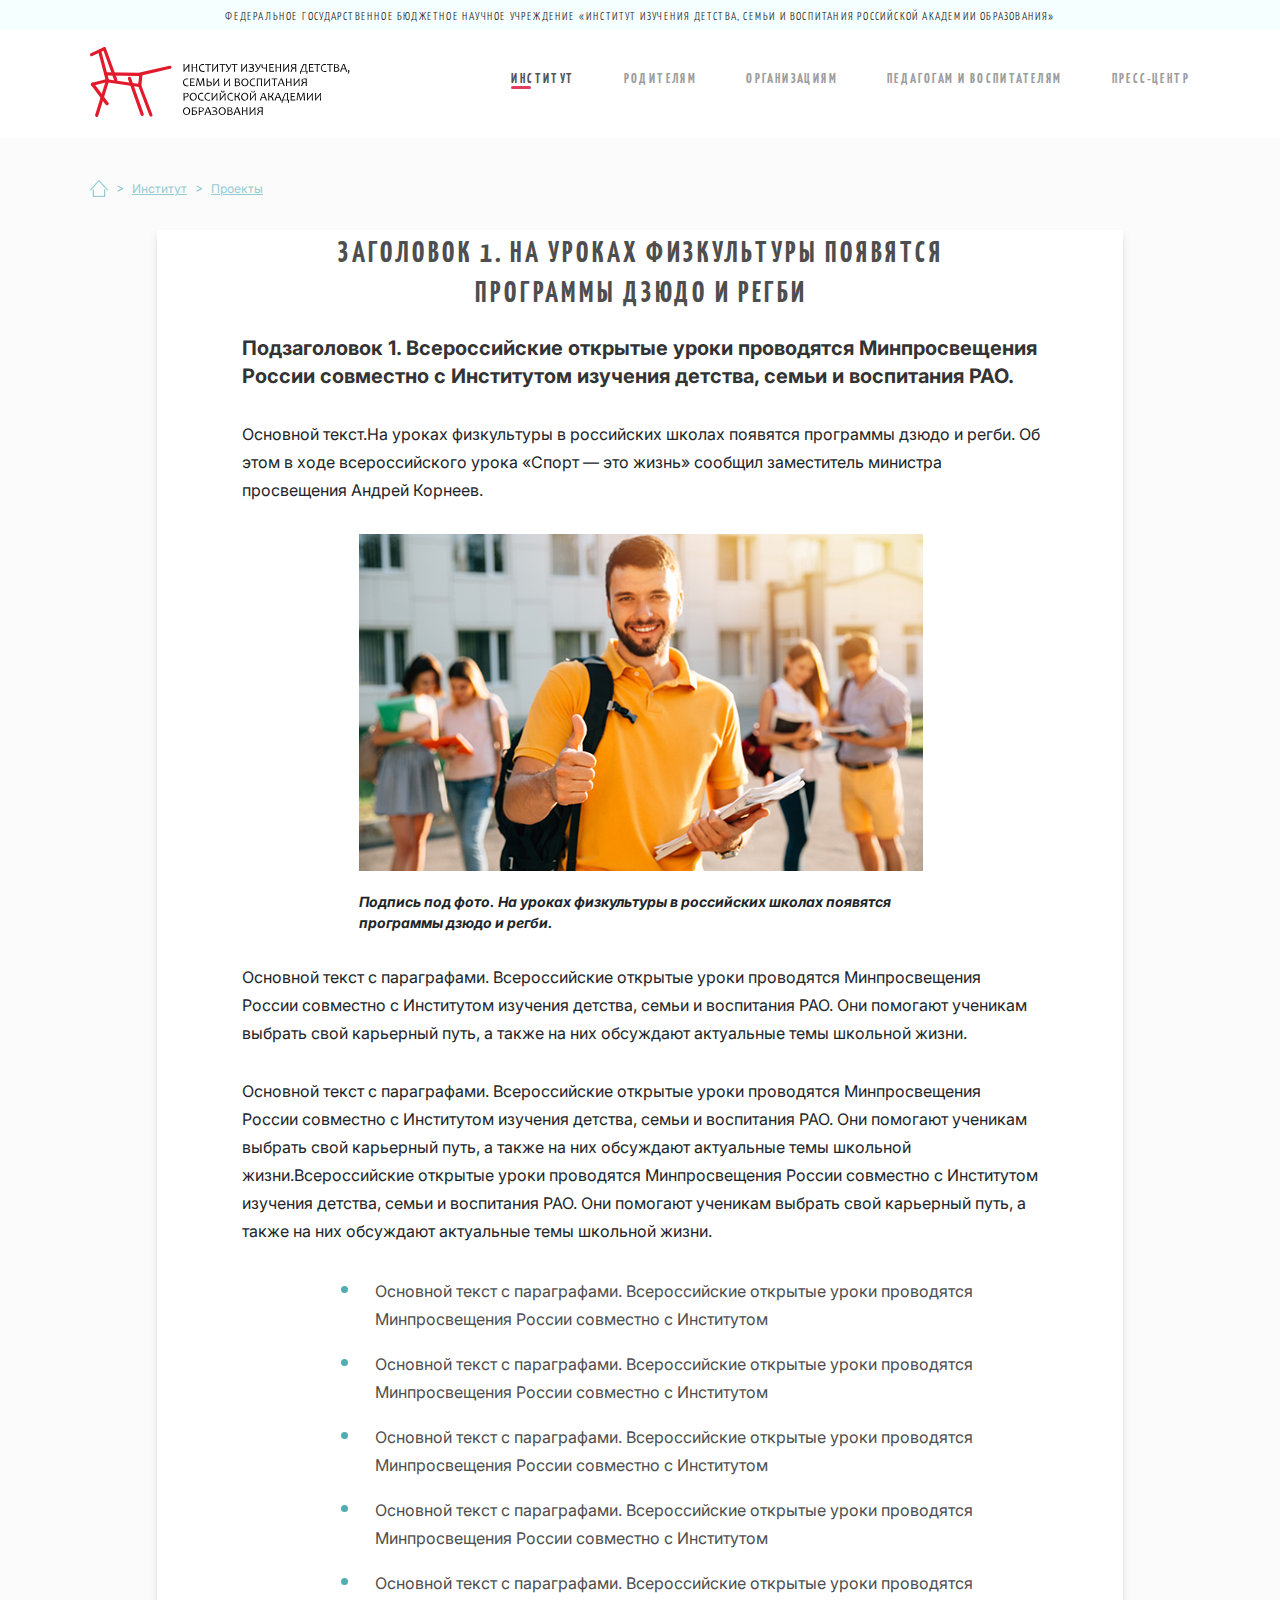
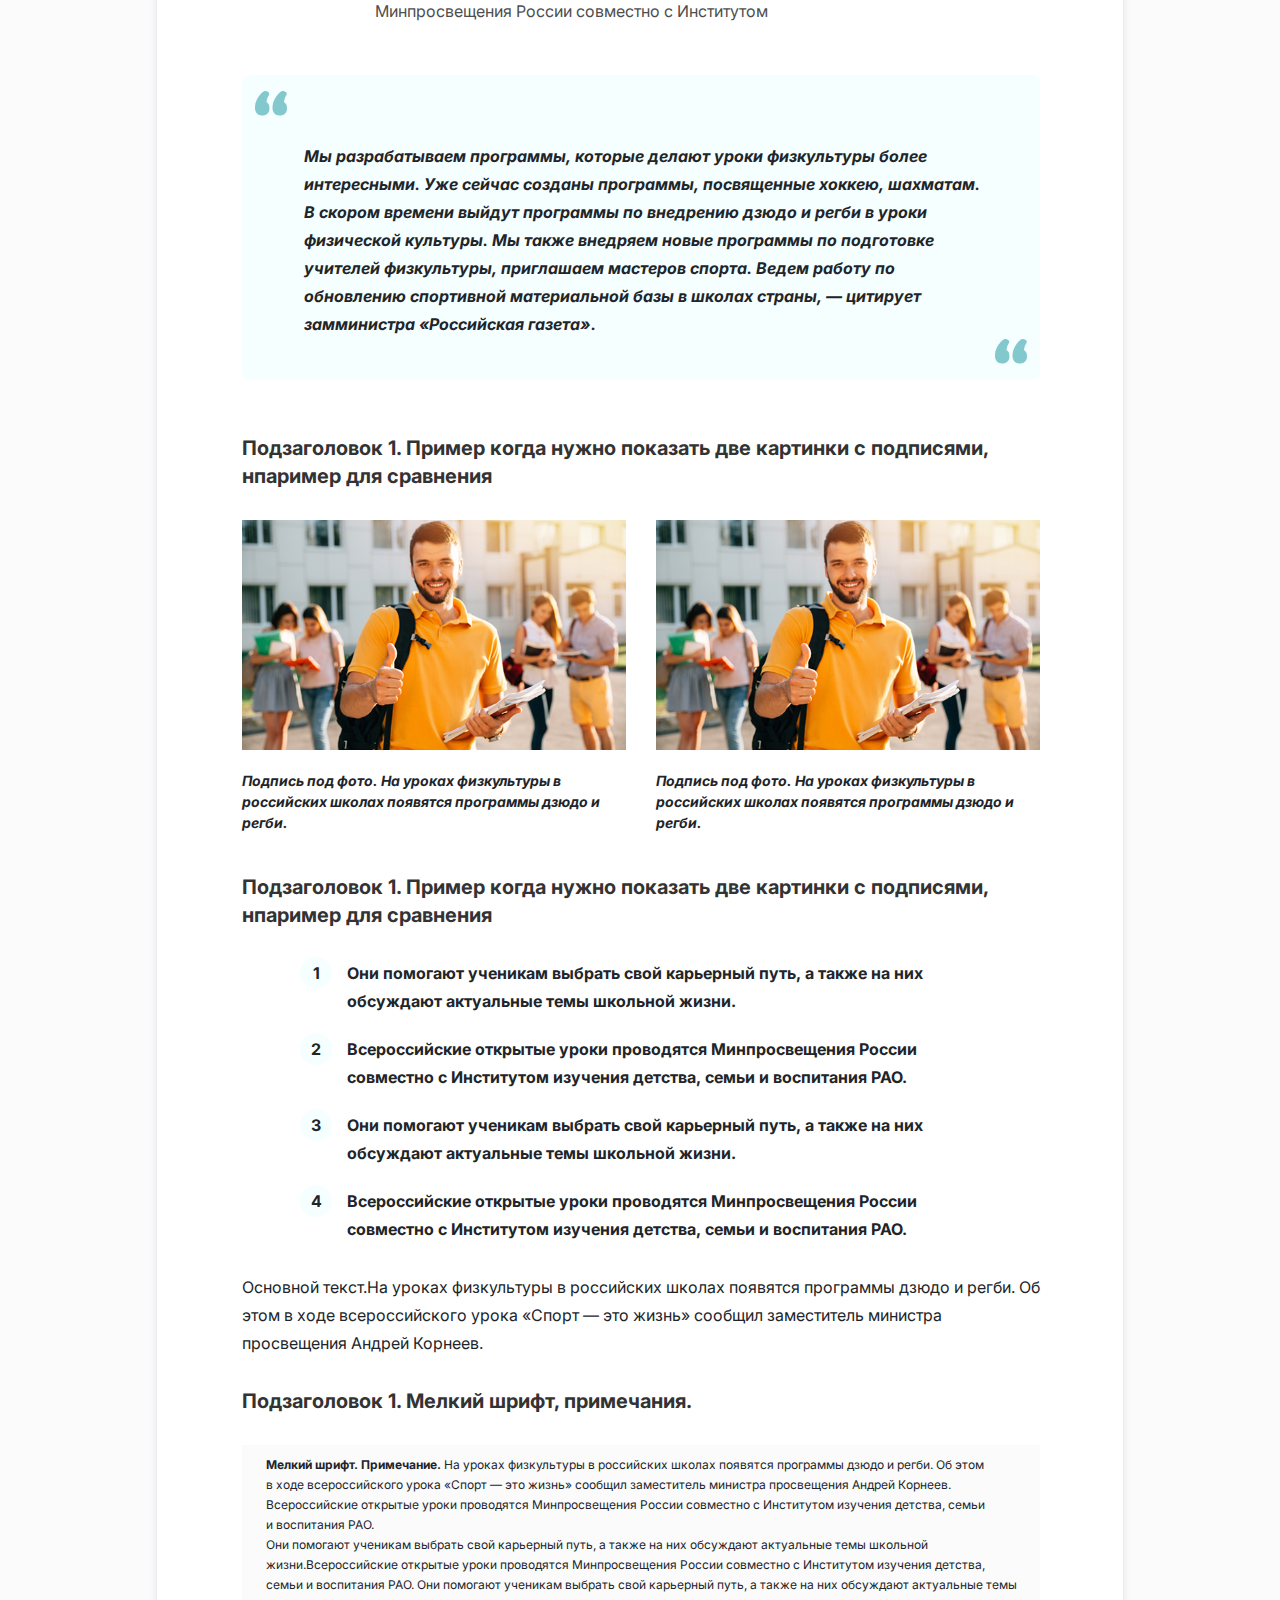
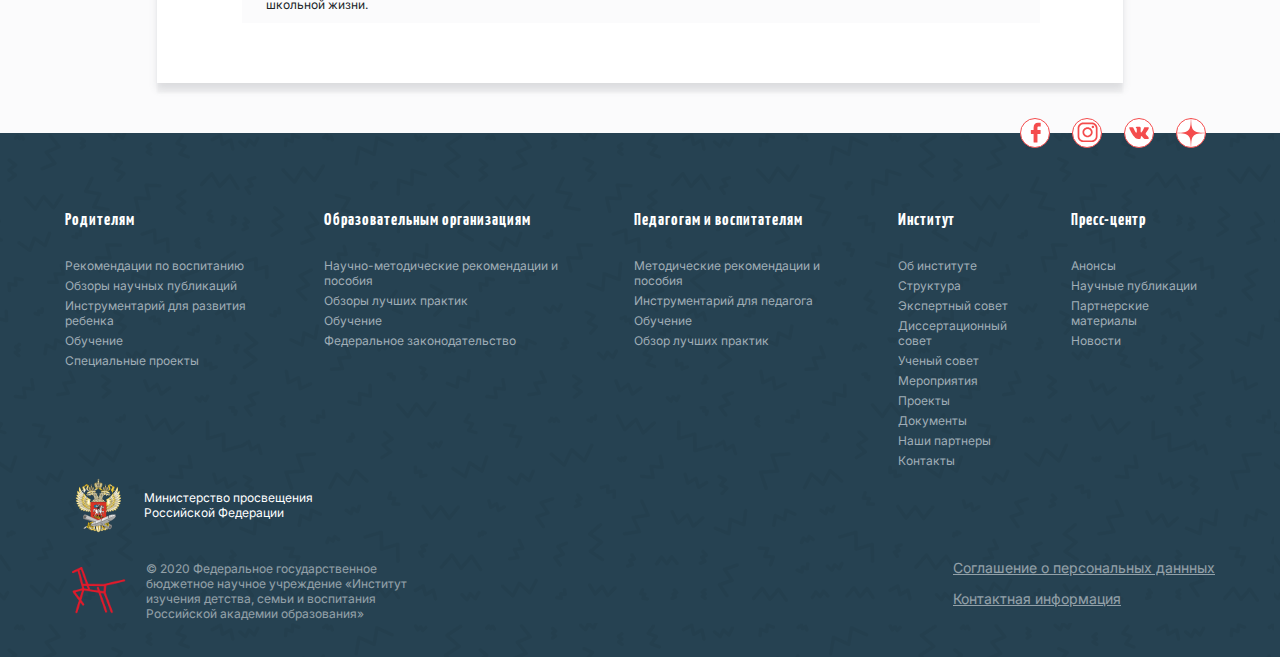
<file: standard1.html>
<!DOCTYPE html>
<html lang="en">

<head>
	<meta charset="UTF-8">
	<meta name="viewport" content="width=device-width, initial-scale=1.0">
	<meta name="description" content="" />
	<meta name="keywords" content="" />
	<link href="favicon.ico" rel="shortcut icon" type="image/vnd.microsoft.icon" />
	<title>Институт воспитания</title>
	<link href="https://fonts.googleapis.com/css2?family=Inter:wght@400;700&display=swap" rel="stylesheet">
	<link rel="stylesheet" href="css/style.css">
</head>

<body class="standard">
	<header class="header">
		<div class="header__title">Федеральное государственное бюджетное научное учреждение
			«Институт изучения детства, семьи и воспитания
			Российской академии образования»</div>
		<div class="container">
			<div class="header__body">
				<div class="header__logo">
					<a href="/">
						<img src="images/logo_big.svg" alt="" class="logo">
						<img src="images/logo_mob.svg" alt="" class="logo-mob">
					</a>
				</div>
				<div class="header__right">
					<!-- <div class="right__top">
						<div class="header__search">
							<form action="">
								<input type="text" name="" id="" placeholder="Поиск">
								<button type="submit"></button>
							</form>
						</div>
						<div class="header__authorization">
							<div class="name">Фёдор Достоевский</div>
							<a href="#" class="exit"></a>
						</div>
					</div> -->
					<div class="header__burger">
						<span></span>
					</div>
					<div class="header__menu">
						<ul>
							<li class="header__item" tabindex="1"><a class="active" href="#">Институт</a>
								<div class="header__submenu">
									<ul>
										<li><a href="#">Об институте</a></li>
										<li><a href="#">Мероприятия</a></li>
										<li><a href="#">Структура</a></li>
										<li><a href="#">Проекты</a></li>
										<li><a href="#">Экспертный совет</a></li>
										<li><a href="#">Документы</a></li>
										<li><a href="#">Диссертационный совет</a></li>
										<li><a href="#">Наши партнеры</a></li>
										<li><a href="#">Ученый совет</a></li>
										<li><a href="#">Контакты</a></li>
									</ul>
								</div>
							</li>
							<li class="header__item" tabindex="1"><a href="#">Родителям</a>
								<div class="header__submenu">
									<ul>
										<li><a href="#">Обучение</a></li>
										<li><a href="#">Специальные проекты</a></li>
										<li><a href="#">Рекомендации по воспитанию</a></li>
										<li><a href="#">Обзоры научных публикаций</a></li>
										<li><a href="#">Инструментарий для развития ребенка</a></li>
									</ul>
								</div>
							</li>
							<li class="header__item"><a href="#">Организациям</a>
								<div class="header__submenu">
									<ul>
										<li><a href="#">Обучение</a></li>
										<li><a href="#">Обзоры лучших практик</a></li>
										<li><a href="#">Федеральное законодательство</a></li>
										<li><a href="#">Научно-методические рекомендации и пособия</a></li>
									</ul>
								</div>
							</li>
							<li class="header__item"><a href="#">Педагогам и воспитателям</a>
								<div class="header__submenu">
									<ul>
										<li><a href="#">Обучение</a></li>
										<li><a href="#">Обзор лучших практик</a></li>
										<li><a href="#">Инструментарий для педагога</a></li>
										<li><a href="#">Методические рекомендации и пособия</a></li>
									</ul>
								</div>
							</li>
							<li class="header__item"><a href="#">Пресс-центр</a>
								<div class="header__submenu">
									<ul>
										<li><a href="#">Анонсы</a></li>
										<li><a href="#">Новости</a></li>
										<li><a href="#">Научные публикации</a></li>
										<li><a href="#">Партнерские материалы</a></li>
									</ul>
								</div>
							</li>
						</ul>
					</div>
				</div>
			</div>
		</div>
	</header>
	<div class="navigation">
		<div class="container">
			<a href="/" class="navigation__home"></a>
			<span>></span>
			<a href="#">Институт</a>
			<span>></span>
			<a href="#">Проекты</a>
		</div>
	</div>
	<!-- <div class="slider">
		<div class="container">
			<div class="single-slide">
				<div>
					<img src="images/slide2.jpg" alt="">
					<div class="slider__text">
						<div class="slider__title">Вопрос актуализации проблем социально-педагогической&nbsp;поддержки
							детских общественных организаций</div>
					</div>
				</div>
			</div>
		</div>
	</div> -->
	<div id="content">
		<div class="container">
			<h2>Заголовок 1. На уроках физкультуры появятся программы дзюдо и регби</h2>
			<h3>Подзаголовок 1. Всероссийские открытые уроки проводятся Минпросвещения России совместно с Институтом
				изучения детства,
				семьи и воспитания РАО.</h3>
			<p>Основной текст.На уроках физкультуры в российских школах появятся программы дзюдо и регби. Об этом в ходе
				всероссийского
				урока «Спорт — это жизнь» сообщил заместитель министра просвещения Андрей Корнеев.</p>
			<div class="block-center">
				<figure>
					<img src="images/news.jpg" alt="">
					<figcaption>Подпись под фото. На уроках физкультуры в российских школах появятся программы дзюдо и
						регби.</figcaption>
				</figure>
			</div>
			<p>Основной текст с параграфами. Всероссийские открытые уроки проводятся Минпросвещения России совместно с
				Институтом
				изучения детства, семьи и воспитания РАО. Они помогают ученикам выбрать свой карьерный путь, а также на
				них обсуждают
				актуальные темы школьной жизни.</p>
			<p>Основной текст с параграфами. Всероссийские открытые уроки проводятся Минпросвещения России совместно с
				Институтом
				изучения детства, семьи и воспитания РАО. Они помогают ученикам выбрать свой карьерный путь, а также на
				них обсуждают
				актуальные темы школьной жизни.Всероссийские открытые уроки проводятся Минпросвещения России совместно с
				Институтом
				изучения детства, семьи и воспитания РАО. Они помогают ученикам выбрать свой карьерный путь, а также на
				них обсуждают
				актуальные темы школьной жизни.</p>
			<ul>
				<li>
					<p>Основной текст с параграфами. Всероссийские открытые уроки проводятся Минпросвещения России
						совместно с
						Институтом</p>
				</li>
				<li>
					<p>Основной текст с параграфами. Всероссийские открытые уроки проводятся Минпросвещения России
						совместно с
						Институтом</p>
				</li>
				<li>
					<p>Основной текст с параграфами. Всероссийские открытые уроки проводятся Минпросвещения России
						совместно с
						Институтом</p>
				</li>
				<li>
					<p>Основной текст с параграфами. Всероссийские открытые уроки проводятся Минпросвещения России
						совместно с
						Институтом</p>
				</li>
				<li>
					<p>Основной текст с параграфами. Всероссийские открытые уроки проводятся Минпросвещения России
						совместно с
						Институтом</p>
				</li>
			</ul>
			<blockquote>Мы разрабатываем программы, которые делают уроки физкультуры более интересными. Уже
				сейчас созданы программы,
				посвященные хоккею, шахматам. В скором времени выйдут программы по внедрению дзюдо и регби в
				уроки физической культуры.
				Мы также внедряем новые программы по подготовке учителей физкультуры, приглашаем мастеров
				спорта. Ведем работу по
				обновлению спортивной материальной базы в школах страны,
				— цитирует замминистра «Российская газета».
			</blockquote>
			<h3>Подзаголовок 1. Пример когда нужно показать две картинки с подписями, нпаример для сравнения</h3>
			<div class="block-images">
				<figure>
					<img src="images/news.jpg" alt="">
					<figcaption>Подпись под фото. На уроках физкультуры в российских школах появятся программы дзюдо и
						регби.</figcaption>
				</figure>
				<figure>
					<img src="images/news.jpg" alt="">
					<figcaption>Подпись под фото. На уроках физкультуры в российских школах появятся программы дзюдо и
						регби.</figcaption>
				</figure>
			</div>
			<h3>Подзаголовок 1. Пример когда нужно показать две картинки с подписями, нпаример для сравнения</h3>
			<ol>
				<li>Они помогают ученикам выбрать свой карьерный путь, а также на них обсуждают актуальные темы школьной
					жизни.</li>
				<li>Всероссийские открытые уроки проводятся Минпросвещения России совместно с Институтом изучения
					детства, семьи и
					воспитания РАО.</li>
				<li>Они помогают ученикам выбрать свой карьерный путь, а также на них обсуждают актуальные темы школьной
					жизни.</li>
				<li>Всероссийские открытые уроки проводятся Минпросвещения России совместно с Институтом изучения
					детства, семьи и
					воспитания РАО.</li>
			</ol>
			<p>Основной текст.На уроках физкультуры в российских школах появятся программы дзюдо и регби. Об этом в ходе
				всероссийского
				урока «Спорт — это жизнь» сообщил заместитель министра просвещения Андрей Корнеев.</p>
			<h3>Подзаголовок 1. Мелкий шрифт, примечания.</h3>
			<div class="note">
				<p><b>Мелкий шрифт. Примечание.</b> На уроках физкультуры в российских школах появятся программы дзюдо
					и регби.
					Об этом в ходе
					всероссийского урока «Спорт — это жизнь» сообщил заместитель министра просвещения Андрей Корнеев.
					Всероссийские открытые
					уроки проводятся Минпросвещения России совместно с Институтом изучения детства, семьи и воспитания
					РАО.</p>
				<p>Они помогают
					ученикам выбрать свой карьерный путь, а также на них обсуждают актуальные темы школьной
					жизни.Всероссийские открытые
					уроки проводятся Минпросвещения России совместно с Институтом изучения детства, семьи и воспитания
					РАО. Они помогают
					ученикам выбрать свой карьерный путь, а также на них обсуждают актуальные темы школьной жизни.</p>
			</div>
		</div>
	</div>
	<footer class="footer">
		<div class="container">
			<div class="copy">
				<img src="images/logo.png" alt="">
				<p>© 2020 Федеральное государственное бюджетное научное учреждение «Институт изучения детства,
					семьи и воспитания Российской академии образования»</p>
			</div>
			<div class="footer__icons">
				<a href="#"><img src="images/icon_fb.svg" alt=""></a>
				<a href="#"><img src="images/icon_ins.svg" alt=""></a>
				<a href="#"><img src="images/icon_vk.svg" alt=""></a>
				<a href="#"><img src="images/icon_dz.svg" alt=""></a>
			</div>
			<div class="menu">
				<div class="menu__item">
					<p><a href="#">Родителям</a></p>
					<ul>
						<li><a href="#">Рекомендации по воспитанию</a></li>
						<li><a href="#">Обзоры научных публикаций</a></li>
						<li><a href="#">Инструментарий для развития ребенка</a></li>
						<li><a href="#">Обучение</a></li>
						<li><a href="#">Специальные проекты</a></li>
					</ul>
				</div>
				<div class="menu__item">
					<p><a href="#">Образовательным организациям</a></p>
					<ul>
						<li><a href="#">Научно-методические рекомендации и пособия</a></li>
						<li><a href="#">Обзоры лучших практик</a></li>
						<li><a href="#">Обучение</a></li>
						<li><a href="#">Федеральное законодательство</a></li>
					</ul>
				</div>
				<div class="menu__item">
					<p><a href="#">Педагогам и воспитателям</a></p>
					<ul>
						<li><a href="#">Методические рекомендации и пособия</a></li>
						<li><a href="#">Инструментарий для педагога</a></li>
						<li><a href="#">Обучение</a></li>
						<li><a href="#">Обзор лучших практик</a></li>
					</ul>
				</div>
				<div class="menu__item">
					<p><a href="#">Институт</a></p>
					<ul>
						<li><a href="#">Об институте</a></li>
						<li><a href="#">Структура</a></li>
						<li><a href="#">Экспертный совет</a></li>
						<li><a href="#">Диссертационный совет</a></li>
						<li><a href="#">Ученый совет</a></li>
						<li><a href="#">Мероприятия</a></li>
						<li><a href="#">Проекты</a></li>
						<li><a href="#">Документы</a></li>
						<li><a href="#">Наши партнеры</a></li>
						<li><a href="#">Контакты</a></li>
					</ul>
				</div>
				<div class="menu__item">
					<p><a href="#">Пресс-центр</a></p>
					<ul>
						<li><a href="#">Анонсы</a></li>
						<li><a href="#">Научные публикации</a></li>
						<li><a href="#">Партнерские материалы</a></li>
						<li><a href="#">Новости</a></li>
					</ul>
				</div>
			</div>
			<div class="information">
				<div class="information__left">
					<div class="logo-min">
						<img src="images/logo_min.png" alt="">
						<p>Министерство просвещения Российской Федерации</p>
					</div>
					<div class="logo-copy">
						<img src="images/logo.png" alt="">
						<p>© 2020 Федеральное государственное бюджетное научное учреждение «Институт изучения детства,
							семьи и воспитания Российской академии образования»</p>
					</div>
				</div>
				<div class="information__right">
					<p><a href="#">Соглашение о персональных даннных</a></p>
					<p><a href="#">Контактная информация</a></p>
				</div>
			</div>
		</div>
	</footer>

	<script src="https://code.jquery.com/jquery-3.4.1.slim.min.js"></script>
	<script type="text/javascript" src="slick/slick.min.js"></script>
	<script src="js/script.js"></script>
</body>

</html>
</file>
<file: css/style.css>
@import url("https://stackpath.bootstrapcdn.com/bootstrap/4.5.0/css/bootstrap.min.css");
@import url("../css/slick.css");
@import url("../css/slick-theme.css");
* {
  padding: 0;
  margin: 0;
  border: 0;
}

*,
*::before,
*::after {
  -webkit-box-sizing: border-box;
          box-sizing: border-box;
}

:focus,
:active {
  outline: none;
}

a:focus,
a:active {
  outline: none;
}

nav,
footer,
header,
aside {
  display: block;
}

html,
body {
  height: 100%;
  width: 100%;
  font-size: 100%;
  line-height: 1;
  font-size: 14px;
  text-size-adjust: 100%;
  -ms-text-size-adjust: 100%;
  -moz-text-size-adjust: 100%;
  -webkit-text-size-adjust: 100%;
}

input,
button,
textarea {
  font-family: inherit;
}

input::-ms-clear {
  display: none;
}

button {
  cursor: pointer;
}

button::-moz-focus-inner {
  padding: 0;
  border: 0;
}

a,
a:visited {
  text-decoration: none;
}

a:hover {
  text-decoration: none;
}

ul li {
  list-style: none;
}

img {
  vertical-align: top;
}

h1,
h2,
h3,
h4,
h5,
h6 {
  font-size: inherit;
  font-weight: 400;
}

@font-face {
  font-family: "Yanone Kaffeesatz Regular";
  src: url("../fonts/YanoneKaffeesatz-Regular.eot");
  src: url("../fonts/YanoneKaffeesatz-Regular.eot?#iefix") format("embedded-opentype"), url("../fonts/YanoneKaffeesatz-Regular.woff") format("woff"), url("../fonts/YanoneKaffeesatz-Regular.ttf") format("truetype");
  font-weight: normal;
  font-style: normal;
}

@font-face {
  font-family: "Yanone Kaffeesatz Light";
  src: url("../fonts/YanoneKaffeesatz-Light.eot");
  src: url("../fonts/YanoneKaffeesatz-Light.eot?#iefix") format("embedded-opentype"), url("../fonts/YanoneKaffeesatz-Light.woff") format("woff"), url("../fonts/YanoneKaffeesatz-Light.ttf") format("truetype");
  font-weight: normal;
  font-style: normal;
}

@font-face {
  font-family: "Yanone Kaffeesatz Bold";
  src: url("../fonts/YanoneKaffeesatz-Bold.eot");
  src: url("../fonts/YanoneKaffeesatz-Bold.eot?#iefix") format("embedded-opentype"), url("../fonts/YanoneKaffeesatz-Bold.woff") format("woff"), url("../fonts/YanoneKaffeesatz-Bold.ttf") format("truetype");
  font-weight: normal;
  font-style: normal;
}

@font-face {
  font-family: "Roboto-Bold";
  src: url("../fonts/Roboto-Bold.eot?#iefix") format("embedded-opentype"), url("../fonts/Roboto-Bold.woff") format("woff"), url("../fonts/Roboto-Bold.ttf") format("truetype"), url("../fonts/Roboto-Bold.svg#Roboto-Bold") format("svg");
  font-weight: normal;
  font-style: normal;
}

body {
  min-width: 320px;
  overflow-x: hidden;
}

.container {
  max-width: 1150px;
  padding: 0;
  overflow: hidden;
}

@media (max-width: 1280px) {
  .container {
    max-width: 970px;
  }
}

.header .container {
  overflow: visible;
  max-width: 1100px;
}

.header__title {
  background: #f5ffff;
  font-family: "Yanone Kaffeesatz Light", sans-serif;
  font-size: 12px;
  line-height: 14px;
  text-align: center;
  letter-spacing: 0.1em;
  text-transform: uppercase;
  color: #171717;
  min-height: 30px;
  display: -webkit-box;
  display: -ms-flexbox;
  display: flex;
  -webkit-box-align: center;
      -ms-flex-align: center;
          align-items: center;
  -webkit-box-pack: center;
      -ms-flex-pack: center;
          justify-content: center;
}

.header__body {
  display: -webkit-box;
  display: -ms-flexbox;
  display: flex;
  -webkit-box-align: center;
      -ms-flex-align: center;
          align-items: center;
  -webkit-box-pack: justify;
      -ms-flex-pack: justify;
          justify-content: space-between;
  padding: 17px 0 20px;
}

@media (max-width: 970px) {
  .header__body {
    padding: 17px 10px;
  }
}

.header__logo {
  -webkit-box-flex: 0;
      -ms-flex: 0 0 83px;
          flex: 0 0 83px;
  z-index: 3;
  padding-left: 0;
}

.header__logo .logo-mob {
  display: none;
}

@media (max-width: 1110px) {
  .header__logo {
    padding-left: 30px;
  }
}

@media (max-width: 970px) {
  .header__logo {
    padding-left: 10px;
  }
  .header__logo .logo {
    max-width: 216px;
  }
}

@media (max-width: 768px) {
  .header__logo .logo {
    display: none;
  }
  .header__logo .logo-mob {
    display: block;
  }
}

.header__right {
  -webkit-box-flex: 1;
      -ms-flex: 1 1 auto;
          flex: 1 1 auto;
  position: relative;
  display: -webkit-box;
  display: -ms-flexbox;
  display: flex;
  -webkit-box-pack: end;
      -ms-flex-pack: end;
          justify-content: flex-end;
}

@media (max-width: 1110px) {
  .header__right {
    padding-right: 20px;
  }
}

@media (max-width: 920px) {
  .header__right {
    padding-right: 0px;
  }
}

@media (max-width: 768px) {
  .header__right {
    -webkit-box-pack: center;
        -ms-flex-pack: center;
            justify-content: center;
    display: -webkit-box;
    display: -ms-flexbox;
    display: flex;
    padding-right: 50px;
  }
}

.header__search {
  display: -webkit-box;
  display: -ms-flexbox;
  display: flex;
  -webkit-box-flex: 1;
      -ms-flex: 1 1 auto;
          flex: 1 1 auto;
}

.header__search form {
  display: -webkit-box;
  display: -ms-flexbox;
  display: flex;
  -webkit-box-flex: 1;
      -ms-flex: 1 1 auto;
          flex: 1 1 auto;
  -webkit-box-align: start;
      -ms-flex-align: start;
          align-items: flex-start;
}

.header__search input {
  background: #ffffff;
  border: 1px solid #c4c4c4;
  -webkit-box-shadow: inset 2px 2px 4px rgba(0, 0, 0, 0.15);
          box-shadow: inset 2px 2px 4px rgba(0, 0, 0, 0.15);
  border-radius: 20px;
  padding: 0px 56px 0 14px;
  letter-spacing: 0.1em;
  text-transform: uppercase;
  color: #9d9d9d;
  font-size: 12px;
  line-height: 14px;
  font-family: "Yanone Kaffeesatz Regular", sans-serif;
  height: 31px;
  width: 100%;
  max-width: 659px;
}

.header__search button {
  height: 31px;
  width: 46px;
  background: url("../images/search-button.png") no-repeat 0 0;
  border: 0;
  border-radius: 0 20px 20px 0;
  margin-left: -46px;
}

@media (max-width: 768px) {
  .header__search {
    display: none;
  }
}

.header__authorization {
  display: -webkit-box;
  display: -ms-flexbox;
  display: flex;
  -webkit-box-align: center;
      -ms-flex-align: center;
          align-items: center;
}

.header__burger {
  display: none;
}

@media (max-width: 768px) {
  .header__burger {
    position: absolute;
    right: 10px;
    top: -13px;
    display: block;
    z-index: 3;
    width: 30px;
    height: 25px;
    cursor: pointer;
  }
  .header__burger span {
    position: absolute;
    background-color: #53acb2;
    width: 100%;
    height: 3px;
    left: 0;
    top: 11px;
    -webkit-transition: all 0.3s ease 0s;
    transition: all 0.3s ease 0s;
  }
  .header__burger::before, .header__burger::after {
    content: "";
    background-color: #53acb2;
    position: absolute;
    width: 100%;
    height: 3px;
    left: 0;
    -webkit-transition: all 0.3s ease 0s;
    transition: all 0.3s ease 0s;
  }
  .header__burger::before {
    top: 0;
  }
  .header__burger::after {
    bottom: 0;
  }
  .header__burger.active span {
    -webkit-transform: scale(0);
            transform: scale(0);
  }
  .header__burger.active::before {
    -webkit-transform: rotate(45deg);
            transform: rotate(45deg);
    top: 9px;
  }
  .header__burger.active::after {
    -webkit-transform: rotate(-45deg);
            transform: rotate(-45deg);
    bottom: 13px;
  }
}

.header__menu {
  letter-spacing: 0.1em;
  text-transform: uppercase;
  font-family: "Yanone Kaffeesatz Bold", sans-serif;
  font-size: 14px;
  line-height: 17px;
}

.header__menu ul {
  display: -webkit-box;
  display: -ms-flexbox;
  display: flex;
  -webkit-box-align: center;
      -ms-flex-align: center;
          align-items: center;
  margin-bottom: 0;
}

.header__menu ul li {
  position: relative;
  padding-bottom: 10px;
}

.header__menu ul li:last-child a {
  margin-right: 0;
}

.header__menu ul li:last-child .header__submenu {
  left: inherit;
  right: 0;
}

.header__menu ul li:last-child .header__submenu ul::before {
  left: inherit;
  right: 35px;
}

.header__menu a {
  color: #9d9d9d;
  position: relative;
  margin: 0 33px 0 16px;
}

@media (max-width: 900px) {
  .header__menu a {
    margin: 0 30px 0 0px;
  }
}

.header__menu a.active {
  color: #555555;
  font-family: "Yanone Kaffeesatz Bold", sans-serif;
}

.header__menu a.active::before {
  content: "";
  width: 20px;
  height: 3px;
  border-radius: 15px;
  background-color: #de3f5e;
  position: absolute;
  bottom: -3px;
  left: 0;
}

.header__menu a:hover {
  color: #555555;
  font-family: "Yanone Kaffeesatz Bold", sans-serif;
}

.header__menu a:hover::before {
  content: "";
  width: 20px;
  height: 3px;
  border-radius: 15px;
  background-color: #de3f5e;
  position: absolute;
  bottom: -3px;
  left: 0;
}

.header__menu a :last-child {
  margin-right: 0;
}

@media (max-width: 800px) {
  .header__menu a {
    margin-right: 22px;
  }
}

@media (max-width: 768px) {
  .header__menu {
    position: fixed;
    top: -100%;
    left: 0;
    width: 100%;
    height: 100%;
    overflow: auto;
    -webkit-transition: all 0.3s ease 0s;
    transition: all 0.3s ease 0s;
    background: #f5ffff;
    padding: 30px 10px 10px;
    z-index: 2;
    font-size: 22px;
  }
  .header__menu.active {
    top: 0;
  }
  .header__menu ul {
    display: block;
    text-align: center;
  }
  .header__menu ul li {
    margin-bottom: 30px;
  }
}

.header__submenu {
  display: none;
  position: absolute;
  left: 0;
  top: 27px;
  background: #f5ffff;
  -webkit-box-shadow: 0px 2px 8px rgba(40, 41, 61, 0.08), 0px 20px 32px rgba(96, 97, 112, 0.24);
          box-shadow: 0px 2px 8px rgba(40, 41, 61, 0.08), 0px 20px 32px rgba(96, 97, 112, 0.24);
  border-top: 3px solid #d30029;
  z-index: 9;
  width: 340px;
  padding: 27px 9px 18px;
  border-radius: 0 0 10px 10px;
  letter-spacing: 0;
}

.header__submenu ul {
  position: relative;
  display: block;
}

.header__submenu ul li {
  float: left;
  width: 100%;
  padding-bottom: 0;
}

.header__submenu ul li a {
  padding: 0 7px 0 10px;
  margin: 0;
  font-size: 12px;
  line-height: 15px;
  color: #777777;
  font-family: "Inter", sans-serif;
  text-transform: none;
  display: -webkit-box;
  display: -ms-flexbox;
  display: flex;
  -webkit-box-align: center;
      -ms-flex-align: center;
          align-items: center;
  min-height: 27px;
}

.header__submenu ul li a:hover {
  background: #c6f0f3;
  -webkit-box-shadow: 0px 0px 1px rgba(40, 41, 61, 0.08), 0px 0.5px 2px rgba(96, 97, 112, 0.16);
          box-shadow: 0px 0px 1px rgba(40, 41, 61, 0.08), 0px 0.5px 2px rgba(96, 97, 112, 0.16);
  font-family: "Inter", sans-serif;
  font-weight: 700;
}

.header__submenu ul li a:before {
  display: none;
}

.header__submenu ul::before {
  content: "";
  width: 13px;
  height: 8px;
  background: url("../images/bgsub.png") no-repeat 0 0;
  position: absolute;
  top: -38px;
  left: 25px;
}

.header .header__menu ul li:first-child .header__submenu li {
  float: left;
  width: 50% !important;
}

@media (max-width: 768px) {
  .header .header__menu ul li:first-child .header__submenu li {
    float: none;
    width: 100% !important;
  }
}

.header .header__menu ul li:first-child .header__submenu li a {
  padding: 0 7px 0 10px;
  margin: 0;
  font-size: 12px;
  line-height: 15px;
  color: #777777;
  font-family: "Inter", sans-serif;
  text-transform: none;
  display: -webkit-box;
  display: -ms-flexbox;
  display: flex;
  -webkit-box-align: center;
      -ms-flex-align: center;
          align-items: center;
  min-height: 34px;
}

.header .header__menu ul li:first-child .header__submenu li a:hover {
  background: #c6f0f3;
  -webkit-box-shadow: 0px 0px 1px rgba(40, 41, 61, 0.08), 0px 0.5px 2px rgba(96, 97, 112, 0.16);
          box-shadow: 0px 0px 1px rgba(40, 41, 61, 0.08), 0px 0.5px 2px rgba(96, 97, 112, 0.16);
  font-family: "Inter", sans-serif;
}

.header .header__menu ul li:first-child .header__submenu li a:before {
  display: none;
}

@media (max-width: 768px) {
  .header .header__menu ul li:first-child .header__submenu li a {
    -webkit-box-pack: center;
        -ms-flex-pack: center;
            justify-content: center;
    font-size: 18px;
    line-height: 120%;
    min-height: auto;
  }
}

@media (min-width: 768px) {
  .header__menu li:hover .header__submenu {
    display: block;
  }
  .header__menu li:hover a::before {
    display: none;
  }
}

@media (max-width: 768px) {
  .header__submenu {
    top: 30px;
    display: none;
    position: relative;
    left: 0;
    margin: 0 auto;
    width: 80%;
    -webkit-transition: all 0.3s ease 0s;
    transition: all 0.3s ease 0s;
    background: none;
    border-radius: 0;
    -webkit-box-shadow: none;
            box-shadow: none;
  }
  .header__submenu ul::before {
    left: 50%;
    margin-left: -6px;
  }
  .header__submenu ul li {
    float: none;
    width: 100%;
    text-align: center;
    min-height: auto;
    margin-bottom: 0;
    padding-bottom: 10px;
  }
  .header__submenu ul li:hover a::before {
    display: none;
  }
  .header__submenu ul li a {
    -webkit-box-pack: center;
        -ms-flex-pack: center;
            justify-content: center;
    font-size: 18px;
    line-height: 120%;
  }
}

@media (max-width: 768px) and (max-width: 500px) {
  .header__submenu ul li a {
    font-size: 16px;
  }
}

@media (max-width: 768px) and (max-width: 400px) {
  .header__submenu ul li a {
    font-size: 14px;
  }
}

@media (max-width: 768px) {
  .header__item a:focus ~ .header__submenu,
  .header__item a:active ~ .header__submenu, .header__submenu:hover {
    display: block;
  }
}

.header-fixed {
  position: fixed;
  left: 0;
  right: 0;
  top: 0;
  z-index: 999;
  background-color: #fff;
  -webkit-box-shadow: 0 0 10px #ccc;
          box-shadow: 0 0 10px #ccc;
}

.header-fixed .header__title {
  display: none;
}

.header-fixed .header__body {
  padding: 5px 0 2px;
}

.header-fixed .right__top {
  display: none;
}

.header-fixed .header__logo .logo {
  display: none;
}

.header-fixed .header__logo .logo-mob {
  display: block;
}

.header-fixed .header__menu ul {
  margin-bottom: 0;
}

.right__top {
  display: -webkit-box;
  display: -ms-flexbox;
  display: flex;
  -webkit-box-pack: justify;
      -ms-flex-pack: justify;
          justify-content: space-between;
  margin-bottom: 29px;
}

.name {
  background: url("../images/user.png") no-repeat 0 50%;
  padding: 0 0 0 30px;
  letter-spacing: 0.1em;
  text-transform: uppercase;
  font-family: "Yanone Kaffeesatz Regular", sans-serif;
  color: #555555;
  font-size: 14px;
  line-height: 17px;
  height: 30px;
  display: -webkit-box;
  display: -ms-flexbox;
  display: flex;
  -webkit-box-align: center;
      -ms-flex-align: center;
          align-items: center;
}

.exit {
  display: inline-block;
  width: 20px;
  height: 30px;
  background: url("../images/arrow.png") no-repeat 50% 50%;
}

.slider {
  overflow: hidden;
}

.slider .container {
  width: 1150px;
  max-width: 100%;
  padding-bottom: 19px;
}

@media (max-width: 1600px) {
  .slider .container {
    width: 1045px;
  }
}

@media (max-width: 1050px) {
  .slider .container {
    padding: 0 20px 49px;
  }
}

@media (max-width: 1000px) {
  .slider .container {
    width: 100%;
  }
}

@media (max-width: 600px) {
  .slider .container {
    padding: 0 10px 49px;
  }
}

.slider img {
  max-width: 100%;
}

.slider .slick-slide a {
  position: relative;
  display: block;
}

.slider .slick-dots {
  bottom: 25px;
  padding-left: 280px;
}

@media (max-width: 900px) {
  .slider .slick-dots {
    bottom: -40px;
    padding-left: 0;
  }
}

.slider .slick-dots li button {
  width: 9px;
  height: 9px;
  border: 1px solid #84c8cd;
  border-radius: 50%;
  padding: 0;
}

.slider .slick-dots .slick-active button {
  background: #84c8cd;
}

.slider .slick-dots li button::before {
  display: none;
}

.slider__fon {
  -webkit-box-shadow: inset 1px 0px 26px 32px white;
          box-shadow: inset 1px 0px 26px 32px white;
  position: absolute;
  left: 0;
  right: 0;
  top: 0;
  bottom: 0;
  z-index: 9;
  height: 100%;
}

@media (max-width: 768px) {
  .slider__fon {
    height: 100%;
    bottom: inherit;
  }
}

.slider__text {
  background: #84c8cd;
  width: 100%;
  max-width: 550px;
  color: #fff;
  font-size: 16px;
  line-height: 19px;
  font-family: "Inter", sans-serif;
  border-radius: 10px;
  position: relative;
  margin-top: -147px;
  z-index: 10;
}

.slider__text a {
  padding: 20px 13px 24px 23px;
  display: block;
  color: #fff;
}

.slider__text p {
  margin-bottom: 0;
}

.slider__text:hover {
  background: #64c7ce;
  -webkit-box-shadow: 0px 0px 2px rgba(40, 41, 61, 0.08), 0px 0.5px 4px rgba(96, 97, 112, 0.16);
          box-shadow: 0px 0px 2px rgba(40, 41, 61, 0.08), 0px 0.5px 4px rgba(96, 97, 112, 0.16);
  color: #e0f4f5;
}

.slider__text:hover a {
  color: #e0f4f5;
}

@media (max-width: 768px) {
  .slider__text {
    max-width: 100%;
    border-radius: 0;
    margin-top: -20px;
  }
}

@media (max-width: 600px) {
  .slider__text {
    font-size: 12px;
    line-height: 15px;
    padding: 17px 10px 22px 13px;
  }
  .slider__text p {
    margin-right: 40px;
  }
}

.slider__text::before {
  content: "";
  background: url("../images/ugol.png") #fff no-repeat 0 0;
  width: 32px;
  height: 34px;
  position: absolute;
  right: -4px;
  bottom: -3px;
}

.slider__title {
  font-size: 40px;
  line-height: 40px;
  letter-spacing: 0.1em;
  text-transform: uppercase;
  font-family: "Yanone Kaffeesatz Bold", sans-serif;
  margin-bottom: 10px;
}

@media (max-width: 600px) {
  .slider__title {
    font-size: 24px;
    line-height: 28px;
  }
}

.slick-prev,
.slick-next {
  width: 73px;
  height: 73px;
  z-index: 9;
}

.slick-prev {
  left: 0;
}

.slick-next {
  right: 0;
}

.slick-prev::before,
.slick-next::before {
  width: 73px;
  height: 73px;
  display: block;
  content: "";
  opacity: 1;
}

.slick-prev::before {
  background: url("../images/arrow-left.png") no-repeat 0 0;
}

.slick-next::before {
  background: url("../images/arrow-right.png") no-repeat 0 0;
}

.title {
  font-size: 30px;
  line-height: 36px;
  letter-spacing: 0.1em;
  text-transform: uppercase;
  font-family: "Yanone Kaffeesatz Bold", sans-serif;
  color: #555555;
  position: relative;
}

.title::before {
  content: "";
  width: 26px;
  height: 3px;
  background-color: #d30029;
  position: absolute;
  bottom: -3px;
  left: 45px;
}

@media (max-width: 1000px) {
  .title {
    margin-left: 20px;
  }
}

@media (max-width: 768px) {
  .title {
    margin-left: auto;
    margin-right: auto;
    display: inline-block;
  }
}

@media (max-width: 500px) {
  .title {
    font-size: 24px;
    line-height: 28px;
  }
}

.training {
  padding-bottom: 57px;
}

@media (max-width: 500px) {
  .training {
    padding-bottom: 0;
  }
}

.training .container {
  overflow: visible;
  /*test*/
}

@media (max-width: 768px) {
  .training .container {
    text-align: center;
  }
}

.training__title {
  background: url("../images/icon_training.svg") no-repeat 0 50%;
  padding-left: 54px;
  margin-bottom: 53px;
}

.training__title::before {
  left: 54px;
}

@media (max-width: 1000px) {
  .training__body {
    padding-left: 20px;
    padding-right: 20px;
  }
}

@media (max-width: 900px) {
  .training__body {
    padding: 0 0 53px 0;
  }
}

@media (max-width: 500px) {
  .training__body {
    padding: 0 0 20px 0;
  }
}

.training .slick-list {
  overflow: visible;
  /*test*/
}

.training__item {
  height: 342px;
  width: 218px;
  margin-right: 91.9px;
  font-size: 14px;
  line-height: 20px;
  margin-bottom: 20px;
  text-align: left;
}

@media (max-width: 1280px) {
  .training__item {
    margin-right: 32px;
  }
}

.training__item:last-child {
  margin-right: 0;
}

.training__item img {
  max-width: 100%;
}

.training__item a {
  color: #4e4e4e;
}

.training__item:hover {
  background: #f5ffff;
  -webkit-box-shadow: 0px 0px 2px rgba(40, 41, 61, 0.04), 0px 4px 8px rgba(96, 97, 112, 0.16);
          box-shadow: 0px 0px 2px rgba(40, 41, 61, 0.04), 0px 4px 8px rgba(96, 97, 112, 0.16);
  color: #8f8f8f;
}

.training__item:hover a {
  color: #8f8f8f;
}

@media (max-width: 600px) {
  .training__item {
    margin: 0 10px 20px;
  }
}

.training__panel {
  display: -webkit-box;
  display: -ms-flexbox;
  display: flex;
  -webkit-box-align: center;
      -ms-flex-align: center;
          align-items: center;
  -webkit-box-pack: justify;
      -ms-flex-pack: justify;
          justify-content: space-between;
  color: #fff;
  font-size: 16px;
  line-height: 19px;
  letter-spacing: 0.1em;
  font-family: "Yanone Kaffeesatz Bold", sans-serif;
  text-transform: uppercase;
  padding: 0 11px 0;
  height: 26px;
  margin-top: -26px;
  position: relative;
}

.training__info {
  padding: 24px 6px 13px 10px;
}

.training .webinar {
  background: #5ab14c;
}

.training .course {
  background: -webkit-gradient(linear, left bottom, left top, from(#4390c4), to(#4390c4)), #5ab14c;
  background: linear-gradient(0deg, #4390c4, #4390c4), #5ab14c;
}

.training .seminar {
  background: -webkit-gradient(linear, left bottom, left top, from(#8054b9), to(#8054b9)), -webkit-gradient(linear, left bottom, left top, from(#4390c4), to(#4390c4)), #5ab14c;
  background: linear-gradient(0deg, #8054b9, #8054b9), linear-gradient(0deg, #4390c4, #4390c4), #5ab14c;
}

.projects {
  background: url("../images/bglegislation.png") repeat 0 0;
  padding: 32px 0 0px;
  margin-bottom: 34px;
}

.projects .container {
  overflow: visible;
  /*test*/
}

@media (max-width: 768px) {
  .projects .container {
    text-align: center;
  }
}

.projects__title {
  background: url("../images/icon_project.svg") no-repeat 0 100%;
  padding-left: 45px;
  margin-bottom: 33px;
}

.projects__slide {
  overflow: visible;
  /*test hidden;*/
  height: 365px;
}

.projects__slide .slick-list {
  overflow: visible;
  /*test*/
}

.projects__item {
  background: #fff;
  -webkit-box-shadow: 0px 0px 2px rgba(40, 41, 61, 0.04), 0px 4px 8px rgba(96, 97, 112, 0.16);
          box-shadow: 0px 0px 2px rgba(40, 41, 61, 0.04), 0px 4px 8px rgba(96, 97, 112, 0.16);
  border-radius: 8px;
  width: 220px;
  height: 316px;
  text-align: center;
  letter-spacing: 0.06em;
  text-transform: uppercase;
  font-family: "Yanone Kaffeesatz Bold", sans-serif;
  font-size: 18px;
  line-height: 120%;
  margin: 15px 88px 60px 0px;
  padding-top: 15px;
}

.projects__item:last-child {
  margin-right: 0;
}

@media (max-width: 1280px) {
  .projects__item {
    margin-right: 29px;
  }
}

@media (max-width: 1000px) {
  .projects__item {
    width: 201px;
    margin-right: 54px;
  }
}

@media (max-width: 768px) {
  .projects__item {
    margin: 15px 15px 60px;
    overflow: hidden;
  }
}

.projects__item:last-child {
  margin-right: 0;
}

.projects__item:hover {
  background: #f5ffff;
  -webkit-transition: 1s ease;
  transition: 1s ease;
  -webkit-transform: scale(1.1);
          transform: scale(1.1);
  -webkit-box-shadow: 0px 2px 8px rgba(40, 41, 61, 0.08), 0px 20px 32px rgba(96, 97, 112, 0.24);
          box-shadow: 0px 2px 8px rgba(40, 41, 61, 0.08), 0px 20px 32px rgba(96, 97, 112, 0.24);
}

.projects__item_1 {
  background: url("../images/project_item_1.png") #fff no-repeat 50% 25px;
}

.projects__item_1:hover {
  background: url("../images/project_item_1_active.png") #f5ffff no-repeat 50% 25px;
}

.projects__item_2 {
  background: url("../images/project_item_2.png") #fff no-repeat 50% 0px;
}

.projects__item_2:hover {
  background: url("../images/project_item_2_active.png") #f5ffff no-repeat 50% 0px;
}

.projects__item_3 {
  background: url("../images/project_item_3.png") #fff no-repeat 50% -12px;
}

.projects__item_3:hover {
  background: url("../images/project_item_3_active.png") #f5ffff no-repeat 50% -12px;
}

.projects__item_4 {
  background: url("../images/project_item_4.png") #fff no-repeat 50% 17px;
}

.projects__item_4:hover {
  background: url("../images/project_item_4_active.png") #f5ffff no-repeat 50% 17px;
}

.projects__item a {
  color: #555555;
  display: block;
  padding: 19px 20px 0 20px;
}

.projects__item a span {
  background: url("../images/project_item.png") no-repeat 50% 0;
  padding-top: 16px;
  display: block;
}

.projects__item a img {
  margin: 0 auto 20px;
  max-height: 120px;
  max-width: 100%;
}

.press {
  margin-bottom: 75px;
}

.press .container {
  overflow: visible;
}

@media (max-width: 768px) {
  .press .container {
    text-align: center;
  }
}

.press__title {
  background: url("../images/icon_press.svg") no-repeat 0 50%;
  padding-left: 45px;
  margin-bottom: 51px;
}

@media (max-width: 500px) {
  .press__title {
    background-size: auto 100%;
  }
}

.press__body {
  display: -webkit-box;
  display: -ms-flexbox;
  display: flex;
}

@media (max-width: 768px) {
  .press__body {
    -ms-flex-wrap: wrap;
        flex-wrap: wrap;
    -webkit-box-pack: center;
        -ms-flex-pack: center;
            justify-content: center;
    text-align: left;
  }
}

.press__big {
  -webkit-box-flex: 1;
      -ms-flex: 1 1 66%;
          flex: 1 1 66%;
}

.press__big img {
  max-width: 100%;
}

@media (max-width: 550px) {
  .press__big {
    -webkit-box-flex: 0;
        -ms-flex: 0 0 100%;
            flex: 0 0 100%;
  }
}

.press__text {
  background: #84c8cd;
  -webkit-box-shadow: 0px 0px 1px rgba(40, 41, 61, 0.08), 0px 0.5px 2px rgba(96, 97, 112, 0.16);
          box-shadow: 0px 0px 1px rgba(40, 41, 61, 0.08), 0px 0.5px 2px rgba(96, 97, 112, 0.16);
  font-size: 14px;
  line-height: 18px;
  color: #ffffff;
  font-family: "Inter", sans-serif;
  width: 100%;
  max-width: 523px;
  border-radius: 10px;
  margin: -71px 0 0 -25px;
  position: relative;
  text-align: left;
}

.press__text::before {
  content: "";
  width: 30px;
  height: 34px;
  background: url("../images/bginf.png") #fff no-repeat 0 0;
  position: absolute;
  right: -3px;
  bottom: -4px;
}

.press__text h3 {
  font-size: 24px;
  line-height: 28px;
  letter-spacing: 0.1em;
  text-transform: uppercase;
  color: #ffffff;
  font-family: "Yanone Kaffeesatz Bold", sans-serif;
  margin-bottom: 20px;
}

.press__text:hover {
  background: #64c7ce;
  -webkit-box-shadow: 0px 0px 2px rgba(40, 41, 61, 0.08), 0px 0.5px 4px rgba(96, 97, 112, 0.16);
          box-shadow: 0px 0px 2px rgba(40, 41, 61, 0.08), 0px 0.5px 4px rgba(96, 97, 112, 0.16);
  color: #e0f4f5;
}

.press__text:hover a,
.press__text:hover h3 {
  color: #e0f4f5;
}

.press__text a {
  color: #fff;
}

.press__text span {
  font-family: "Roboto-Bold", sans-serif;
}

@media (max-width: 1000px) {
  .press__text {
    margin-left: -10px;
  }
}

@media (max-width: 768px) {
  .press__text {
    margin-left: 0;
    margin-bottom: 23px;
  }
}

@media (max-width: 550px) {
  .press__text {
    border-radius: 0;
    padding-left: 17px;
  }
  .press__text::before {
    display: none;
  }
}

.press__link {
  padding: 12px 16px 6px 27px;
  display: block;
}

.press__list {
  -webkit-box-flex: 0;
      -ms-flex: 0 0 331px;
          flex: 0 0 331px;
}

.press__list a {
  font-size: 14px;
  line-height: 20px;
  color: #4e4e4e;
}

@media (max-width: 768px) {
  .press__list {
    -webkit-box-flex: 0;
        -ms-flex: 0 0 66%;
            flex: 0 0 66%;
    display: -webkit-box;
    display: -ms-flexbox;
    display: flex;
    -ms-flex-wrap: wrap;
        flex-wrap: wrap;
  }
}

@media (max-width: 550px) {
  .press__list {
    -webkit-box-flex: 0;
        -ms-flex: 0 0 100%;
            flex: 0 0 100%;
    -webkit-box-pack: center;
        -ms-flex-pack: center;
            justify-content: center;
  }
}

.press__item {
  border-bottom: 1px solid #93cdd1;
  text-align: left;
}

.press__item a {
  padding: 12px 17px 0 30px;
  min-height: 100px;
  display: block;
}

@media (max-width: 768px) {
  .press__item a {
    padding: 5px;
    min-height: 132px;
  }
}

.press__item:hover {
  background: -webkit-gradient(linear, left bottom, left top, from(#f5ffff), to(#f5ffff)), #ffffff;
  background: linear-gradient(0deg, #f5ffff, #f5ffff), #ffffff;
}

@media (max-width: 768px) {
  .press__item {
    width: 47%;
    -webkit-box-shadow: 0px 0px 2px rgba(40, 41, 61, 0.04), 0px 4px 8px rgba(96, 97, 112, 0.16);
            box-shadow: 0px 0px 2px rgba(40, 41, 61, 0.04), 0px 4px 8px rgba(96, 97, 112, 0.16);
    margin: 5px 5px 15px;
  }
  .press__item:last-child {
    display: none;
  }
}

.press__data {
  font-size: 12px;
  line-height: 15px;
  color: #93cdd1;
}

.events {
  margin-bottom: 63px;
}

.events .container {
  overflow: visible;
}

@media (max-width: 768px) {
  .events .container {
    text-align: center;
  }
}

.events__title {
  background: url("../images/icon_events.svg") no-repeat 0 50%;
  padding-left: 36px;
  margin-bottom: 52px;
}

.events__item {
  font-size: 14px;
  line-height: 20px;
  font-family: "Inter", sans-serif;
  color: #4e4e4e;
  margin-right: 123px;
  text-align: left;
  width: 302px;
}

@media (max-width: 1280px) {
  .events__item {
    margin-right: 31px;
  }
}

.events__item:last-child {
  margin-right: 0;
}

.events__item img {
  margin-bottom: 17px;
  width: 100%;
}

.events__item h3 {
  font-size: 18px;
  line-height: 120%;
  letter-spacing: 0.1em;
  text-transform: uppercase;
  font-family: "Yanone Kaffeesatz Bold", sans-serif;
  margin-bottom: 30px;
}

.events__item p {
  margin-bottom: 0;
  padding: 0 5px 0 0;
}

.events__item a {
  color: #4e4e4e;
}

.events__item a:hover {
  color: #8f8f8f;
}

.events__item:hover {
  color: #8f8f8f;
}

.events__item:hover h3 {
  color: #8f8f8f;
}

@media (max-width: 1000px) {
  .events__item {
    margin: 0 15px;
  }
}

@media (max-width: 420px) {
  .events__item {
    margin: 0;
    width: 420px;
  }
  .events__item p,
  .events__item h3 {
    padding: 0 10px;
  }
}

@media (max-width: 375px) {
  .events__item {
    width: 375px;
  }
}

@media (max-width: 360px) {
  .events__item {
    width: 360px;
  }
  .events__item img {
    width: 100%;
  }
}

@media (max-width: 320px) {
  .events__item {
    width: 320px;
  }
}

.events .slick-prev {
  left: -72px;
}

.events .slick-next {
  right: -40px;
}

@media (max-width: 1090px) {
  .events .slick-prev {
    left: 0px;
  }
  .events .slick-next {
    right: 10px;
  }
}

@media (max-width: 768px) {
  .events .slick-arrow {
    display: none !important;
  }
}

.subscribe {
  background: url("../images/bgsubscription.png") repeat 0 0;
  margin-bottom: 84px;
}

@media (max-width: 768px) {
  .subscribe {
    margin-bottom: 50px;
  }
}

.subscribe .container {
  display: -webkit-box;
  display: -ms-flexbox;
  display: flex;
  -webkit-box-align: center;
      -ms-flex-align: center;
          align-items: center;
  -webkit-box-pack: justify;
      -ms-flex-pack: justify;
          justify-content: space-between;
  min-height: 92px;
  overflow: visible;
}

@media (max-width: 1100px) {
  .subscribe .container {
    -ms-flex-wrap: wrap;
        flex-wrap: wrap;
  }
}

@media (max-width: 768px) {
  .subscribe .container {
    padding: 17px 10px 28px;
    -webkit-box-pack: center;
        -ms-flex-pack: center;
            justify-content: center;
  }
}

.subscribe__title {
  font-size: 20px;
  line-height: 24px;
  letter-spacing: 0.1em;
  text-transform: uppercase;
  font-family: "Yanone Kaffeesatz Bold", sans-serif;
  color: #ffffff;
  margin-right: 60px;
}

@media (max-width: 1100px) {
  .subscribe__title {
    margin-left: 0;
    margin-right: 30px;
  }
}

@media (max-width: 980px) {
  .subscribe__title {
    margin-left: 10px;
  }
}

@media (max-width: 768px) {
  .subscribe__title {
    margin: 0 15px 26px 15px;
  }
}

@media (max-width: 550px) {
  .subscribe__title {
    margin: 0 0 26px;
    text-align: center;
  }
}

.subscribe__form {
  display: -webkit-box;
  display: -ms-flexbox;
  display: flex;
  -webkit-box-flex: 1;
      -ms-flex: 1 1 55%;
          flex: 1 1 55%;
}

.subscribe__form form {
  display: -webkit-box;
  display: -ms-flexbox;
  display: flex;
  -webkit-box-flex: 1;
      -ms-flex: 1 1 100%;
          flex: 1 1 100%;
  -webkit-box-pack: justify;
      -ms-flex-pack: justify;
          justify-content: space-between;
  -webkit-box-align: center;
      -ms-flex-align: center;
          align-items: center;
}

@media (max-width: 768px) {
  .subscribe__form form {
    -webkit-box-pack: center;
        -ms-flex-pack: center;
            justify-content: center;
  }
}

@media (max-width: 550px) {
  .subscribe__form form {
    -ms-flex-wrap: wrap;
        flex-wrap: wrap;
  }
}

.subscribe__input {
  background: #ffffff;
  border: 1px solid #c4c4c4;
  -webkit-box-sizing: border-box;
          box-sizing: border-box;
  -webkit-box-shadow: inset 2px 2px 4px rgba(0, 0, 0, 0.15);
          box-shadow: inset 2px 2px 4px rgba(0, 0, 0, 0.15);
  border-radius: 20px;
  width: 100%;
  max-width: 426px;
  font-size: 14px;
  line-height: 20px;
  color: #9f9f9f;
  font-family: "Inter", sans-serif;
  padding: 9px 18px 9px;
  margin-right: 10px;
}

@media (max-width: 550px) {
  .subscribe__input {
    margin-bottom: 30px;
  }
}

.subscribe__button {
  background: url("../images/subscription_button.png") no-repeat 100% 0;
  letter-spacing: 0.1em;
  text-transform: uppercase;
  font-family: "Yanone Kaffeesatz Bold", sans-serif;
  color: #323232;
  font-size: 16px;
  line-height: 19px;
  height: 43px;
  width: 233px;
  display: inline-block;
}

.recommendation {
  margin-bottom: 52px;
  position: relative;
  z-index: 1;
}

.recommendation .container {
  overflow: visible;
}

@media (max-width: 850px) {
  .recommendation {
    background: none;
  }
}

@media (max-width: 768px) {
  .recommendation .container {
    text-align: center;
  }
}

.recommendation__title {
  margin-bottom: 42px;
  padding-left: 34px;
  background: url("../images/icon_recommendation.svg") no-repeat 0 50%;
}

.recommendation__title::before {
  left: 34px;
}

@media (max-width: 500px) {
  .recommendation__title {
    background-size: auto 100%;
  }
}

.recommendation__body {
  display: -webkit-box;
  display: -ms-flexbox;
  display: flex;
  -webkit-box-pack: end;
      -ms-flex-pack: end;
          justify-content: flex-end;
  position: relative;
}

@media (max-width: 1000px) {
  .recommendation__body {
    padding-right: 20px;
  }
}

@media (max-width: 850px) {
  .recommendation__body {
    padding-left: 20px;
    -webkit-box-pack: center;
        -ms-flex-pack: center;
            justify-content: center;
  }
}

@media (max-width: 768px) {
  .recommendation__body {
    -webkit-box-pack: center;
        -ms-flex-pack: center;
            justify-content: center;
    text-align: left;
  }
}

@media (max-width: 640px) {
  .recommendation__body {
    -ms-flex-wrap: wrap;
        flex-wrap: wrap;
  }
}

.recommendation__body::before {
  content: "";
  position: absolute;
  left: -23%;
  bottom: 0;
  background: url("../images/bgrecommendation0.png") no-repeat 0 100%;
  width: 636px;
  height: 621px;
}

@media (max-width: 1600px) {
  .recommendation__body::before {
    left: -35%;
  }
}

@media (max-width: 1030px) {
  .recommendation__body::before {
    width: 520px;
    height: 508px;
    background-size: 100% auto;
    left: -22%;
    bottom: inherit;
    top: 30px;
  }
}

@media (max-width: 960px) {
  .recommendation__body::before {
    width: 470px;
    height: 459px;
  }
}

@media (max-width: 920px) {
  .recommendation__body::before {
    width: 400px;
    height: 391px;
    left: -19%;
  }
}

@media (max-width: 890px) {
  .recommendation__body::before {
    width: 350px;
    height: 342px;
    left: -15%;
    top: 20px;
  }
}

@media (max-width: 870px) {
  .recommendation__body::before {
    left: -18%;
  }
}

@media (max-width: 850px) {
  .recommendation__body::before {
    display: none;
  }
}

.recommendation__item {
  -webkit-box-flex: 0;
      -ms-flex: 0 0 290px;
          flex: 0 0 290px;
  margin-right: 8%;
  font-family: "Inter", sans-serif;
  font-size: 14px;
  line-height: 20px;
  color: #4e4e4e;
}

.recommendation__item:last-child {
  margin-right: 0;
}

.recommendation__item:hover {
  color: #8f8f8f;
}

.recommendation__item:hover a,
.recommendation__item:hover h3 {
  color: #8f8f8f;
}

.recommendation__item a {
  letter-spacing: 0.1em;
  text-transform: uppercase;
  color: #555555;
  font-size: 18px;
  line-height: 120%;
  font-family: "Yanone Kaffeesatz Bold", sans-serif;
  text-align: center;
  display: block;
}

.recommendation__item a:hover {
  color: #8f8f8f;
}

.recommendation__item img {
  margin: 0 auto 38px;
}

.recommendation__item p {
  text-align: left;
}

.recommendation__item p a {
  text-align: left;
}

@media (max-width: 1600px) {
  .recommendation__item {
    margin-right: 43px;
  }
}

@media (max-width: 640px) {
  .recommendation__item {
    font-size: 12px;
    margin: 0 15px 50px;
  }
  .recommendation__item:last-child {
    margin-right: 15px;
  }
}

.fill-in {
  text-align: center;
}

.fill-in a {
  display: inline-block;
  background: #c0e06a;
  text-align: center;
  letter-spacing: 0.1em;
  text-transform: uppercase;
  font-size: 16px;
  line-height: 43px;
  color: #323232;
  padding: 0 28px 0 40px;
  font-family: "Yanone Kaffeesatz Bold", sans-serif;
  height: 43px;
  position: relative;
}

.fill-in a::before {
  content: "";
  width: 15px;
  height: 46px;
  background: url("../images/but.png") no-repeat 0 0;
  position: absolute;
  right: -14px;
  top: 0;
}

.fill-in a:hover {
  background: -webkit-gradient(linear, left bottom, left top, from(#cdf364), to(#cdf364)), #c0e06a;
  background: linear-gradient(0deg, #cdf364, #cdf364), #c0e06a;
}

.fill-in a:hover::before {
  background: url("../images/but.png") no-repeat 0 -47px;
}

.legislation {
  background: url("../images/bgrecommendation2.png") no-repeat 0% 0%/100% 171px, url("../images/legislation.png") no-repeat 15% 70%, url("../images/bglegislation.png") repeat 0 0;
  padding-top: 191px;
  margin-top: -121px;
}

@media (max-width: 1500px) {
  .legislation {
    background: url("../images/bgrecommendation2.png") no-repeat 0% 0%/100% 171px, url("../images/legislation.png") no-repeat 0% 70%, url("../images/bglegislation.png") repeat 0 0;
  }
}

@media (max-width: 1200px) {
  .legislation {
    background: url("../images/bgrecommendation2.png") no-repeat 0% 0%/100% 171px, url("../images/legislation.png") no-repeat 0% 65%/auto 30%, url("../images/bglegislation.png") repeat 0 0;
  }
}

@media (max-width: 1000px) {
  .legislation {
    background: url("../images/bgrecommendation2.png") no-repeat 0% 0%/100% 171px, url("../images/bglegislation.png") repeat 0 0;
  }
}

@media (max-width: 650px) {
  .legislation {
    margin-top: -181px;
  }
}

.legislation .container {
  padding-bottom: 79px;
  overflow: visible;
}

@media (max-width: 990px) {
  .legislation .container {
    overflow: hidden;
  }
}

@media (max-width: 768px) {
  .legislation .container {
    text-align: center;
    padding-bottom: 50px;
  }
}

.legislation__title {
  margin-bottom: 42px;
  background: url("../images/icon_legislation.svg") no-repeat 0 50%;
  padding-left: 51px;
  padding-top: 15px;
}

@media (max-width: 400px) {
  .legislation__title {
    width: 240px;
    text-align: left;
  }
}

.legislation__title::before {
  left: 51px;
}

.legislation__body {
  display: -webkit-box;
  display: -ms-flexbox;
  display: flex;
  -ms-flex-wrap: wrap;
      flex-wrap: wrap;
  margin: 0 -10px;
  -webkit-box-pack: end;
      -ms-flex-pack: end;
          justify-content: flex-end;
}

@media (max-width: 1000px) {
  .legislation__body {
    -webkit-box-pack: start;
        -ms-flex-pack: start;
            justify-content: flex-start;
  }
}

@media (max-width: 780px) {
  .legislation__body {
    -webkit-box-pack: center;
        -ms-flex-pack: center;
            justify-content: center;
  }
}

.legislation__item {
  display: -webkit-box;
  display: -ms-flexbox;
  display: flex;
  -webkit-box-flex: 0;
      -ms-flex: 0 0 370px;
          flex: 0 0 370px;
  background: #ffffff;
  -webkit-box-shadow: 0px 0px 2px rgba(40, 41, 61, 0.04), 0px 4px 8px rgba(96, 97, 112, 0.16);
          box-shadow: 0px 0px 2px rgba(40, 41, 61, 0.04), 0px 4px 8px rgba(96, 97, 112, 0.16);
  border-radius: 50px;
  padding: 12px 19px 13px 29px;
  -webkit-box-align: center;
      -ms-flex-align: center;
          align-items: center;
  margin: 0 20px 53px;
}

.legislation__item:hover {
  background: #f5ffff;
  -webkit-transition: 1s ease;
  transition: 1s ease;
  -webkit-transform: scale(1.1);
          transform: scale(1.1);
  -webkit-box-shadow: 0px 2px 8px rgba(40, 41, 61, 0.08), 0px 20px 32px rgba(96, 97, 112, 0.24);
          box-shadow: 0px 2px 8px rgba(40, 41, 61, 0.08), 0px 20px 32px rgba(96, 97, 112, 0.24);
}

@media (max-width: 768px) {
  .legislation__item_active {
    background: #f5ffff;
  }
  .legislation__item_active .legislation__button {
    display: block;
  }
}

@media (max-width: 1000px) {
  .legislation__item {
    -webkit-box-flex: 0;
        -ms-flex: 0 0 45%;
            flex: 0 0 45%;
  }
}

@media (max-width: 780px) {
  .legislation__item {
    border-radius: 8px;
    -webkit-box-flex: 0;
        -ms-flex: 0 0 53%;
            flex: 0 0 53%;
    -ms-flex-wrap: wrap;
        flex-wrap: wrap;
    -webkit-box-pack: center;
        -ms-flex-pack: center;
            justify-content: center;
    margin-bottom: 30px;
  }
  .legislation__item:last-child {
    margin-bottom: 0;
  }
  .legislation__item:hover {
    -webkit-transform: none;
            transform: none;
  }
}

@media (max-width: 500px) {
  .legislation__item {
    -webkit-box-flex: 0;
        -ms-flex: 0 0 90%;
            flex: 0 0 90%;
  }
}

.legislation__icon {
  -webkit-box-flex: 0;
      -ms-flex: 0 0 34px;
          flex: 0 0 34px;
  font-size: 16px;
  line-height: 19px;
  font-family: "Yanone Kaffeesatz Bold", sans-serif;
  color: #ff7d97;
  margin-right: 17px;
}

.legislation__icon a {
  color: #ff7d97;
}

.legislation__icon p {
  margin-bottom: 0;
  white-space: nowrap;
}

@media (max-width: 780px) {
  .legislation__icon {
    margin-bottom: 9px;
  }
}

.legislation__icon.zip a {
  color: #5ab14c;
}

.legislation__info {
  font-size: 12px;
  line-height: 20px;
  color: #333333;
}

.legislation__info a {
  color: #333333;
  display: block;
}

.legislation__info a:hover {
  color: #8f8f8f;
}

.legislation__button {
  text-align: center;
  padding: 29px 0 12px;
  display: none;
}

.legislation__button a {
  display: inline-block;
  width: 185px;
  height: 34px;
  line-height: 34px;
  text-align: center;
  letter-spacing: 0.1em;
  text-transform: uppercase;
  font-family: "Yanone Kaffeesatz Bold", sans-serif;
  color: #323232;
  font-size: 12px;
}

.legislation__button a::before {
  height: 34px;
  background-position: 0 -9px;
}

.legislation__button a:hover::before {
  background-position: 0 -56px;
}

.footer {
  background: url("../images/bgfooter.png") repeat 0 0;
  color: #fff;
  font-family: "Inter", sans-serif;
}

.footer .container {
  max-width: 1150px;
}

@media (max-width: 1150px) {
  .footer .container {
    max-width: 970px;
  }
}

.footer a {
  color: #a0aeb7;
  font-size: 12px;
  line-height: 15px;
}

.footer a:hover {
  color: #fff;
}

.footer p a {
  color: #fff;
  font-size: 18px;
  line-height: 21px;
  font-family: "Yanone Kaffeesatz Bold", sans-serif;
}

.footer p a:hover {
  color: #cc3333;
}

.footer .container {
  position: relative;
  overflow: visible;
  padding: 75px 0 36px 0;
}

@media (max-width: 600px) {
  .footer .container {
    padding: 15px 0;
  }
}

.footer__icons {
  position: absolute;
  right: 0;
  top: -15px;
  text-align: center;
  padding-bottom: 29px;
  z-index: 1;
}

.footer__icons a {
  display: inline-block;
  vertical-align: top;
  width: 30px;
  height: 30px;
  line-height: 30px;
  background: #fff;
  border-radius: 50%;
  border: 1px solid #f44c4d;
  color: #f44c4d;
  margin: 0 9px;
  position: relative;
}

.footer__icons img {
  position: absolute;
  top: 0;
  bottom: 0;
  left: 0;
  right: 0;
  margin: auto;
  max-width: 100%;
}

@media (max-width: 600px) {
  .footer__icons {
    position: relative;
    top: 0;
  }
}

.footer .information {
  display: -webkit-box;
  display: -ms-flexbox;
  display: flex;
  -webkit-box-pack: justify;
      -ms-flex-pack: justify;
          justify-content: space-between;
  margin-top: -30px;
  /*-90px;*/
}

.footer .information__left {
  -webkit-box-flex: 1;
      -ms-flex: 1 0 400px;
          flex: 1 0 400px;
  color: #ffffff;
  font-size: 12px;
  line-height: 15px;
}

@media (max-width: 500px) {
  .footer .information__left {
    -webkit-box-flex: 1;
        -ms-flex: 1 0 100%;
            flex: 1 0 100%;
  }
}

.footer .information__right {
  -ms-flex-item-align: end;
      align-self: flex-end;
}

.footer .information__right p a {
  font-family: "Inter", sans-serif;
  font-size: 14px;
  line-height: 17px;
  text-decoration: underline;
  color: #ffffff;
  opacity: 0.5;
}

.footer .information__right p a:hover {
  text-decoration: none;
  opacity: 1;
  color: #fff;
}

@media (max-width: 990px) {
  .footer .information {
    margin-top: 0;
    padding: 0 20px;
  }
}

@media (max-width: 600px) {
  .footer .information {
    -ms-flex-wrap: wrap;
        flex-wrap: wrap;
    -webkit-box-pack: center;
        -ms-flex-pack: center;
            justify-content: center;
    padding-right: 0;
  }
  .footer .information__left {
    -webkit-box-ordinal-group: 3;
        -ms-flex-order: 2;
            order: 2;
  }
  .footer .information__right {
    text-align: center;
    -webkit-box-ordinal-group: 2;
        -ms-flex-order: 1;
            order: 1;
  }
}

.menu {
  display: -webkit-box;
  display: -ms-flexbox;
  display: flex;
  margin: 0 -15px;
  -webkit-box-pack: justify;
      -ms-flex-pack: justify;
          justify-content: space-between;
  position: relative;
  z-index: 9;
}

.menu__item {
  margin: 0 15px 15px;
}

.menu__item li {
  margin-bottom: 5px;
}

.menu p {
  font-family: "Yanone Kaffeesatz Bold", sans-serif;
  font-size: 18px;
  line-height: 21px;
  margin-bottom: 29px;
}

@media (max-width: 1000px) {
  .menu {
    margin: 0;
  }
}

@media (max-width: 990px) {
  .menu {
    -ms-flex-wrap: wrap;
        flex-wrap: wrap;
    -webkit-box-pack: center;
        -ms-flex-pack: center;
            justify-content: center;
    margin: 0;
  }
}

@media (max-width: 600px) {
  .menu {
    display: block;
    text-align: center;
  }
  .menu__item ul {
    display: none;
  }
}

.logo-min {
  margin: 0 0 25px;
  display: -webkit-box;
  display: -ms-flexbox;
  display: flex;
  -webkit-box-align: center;
      -ms-flex-align: center;
          align-items: center;
  z-index: 999;
  position: relative;
}

.logo-min a {
  display: -webkit-box;
  display: -ms-flexbox;
  display: flex;
  -webkit-box-align: center;
      -ms-flex-align: center;
          align-items: center;
}

.logo-min p {
  -webkit-box-flex: 0;
      -ms-flex: 0 0 200px;
          flex: 0 0 200px;
  margin: 7px 0 0 0;
}

.logo-min img {
  -webkit-box-flex: 0;
      -ms-flex: 0 0 79px;
          flex: 0 0 79px;
}

@media (max-width: 600px) {
  .logo-min {
    text-align: center;
    display: block;
    max-width: 275px;
    margin: 0 auto 10px;
  }
}

.logo-copy {
  display: -webkit-box;
  display: -ms-flexbox;
  display: flex;
  -webkit-box-align: center;
      -ms-flex-align: center;
          align-items: center;
}

.logo-copy p {
  -webkit-box-flex: 0;
      -ms-flex: 0 0 300px;
          flex: 0 0 300px;
  opacity: 0.5;
  margin: 0;
}

.logo-copy img {
  margin: 0 20px 0 7px;
  max-width: 54px;
}

@media (max-width: 600px) {
  .logo-copy {
    display: none;
  }
}

.copy {
  display: none;
}

@media (max-width: 600px) {
  .copy {
    display: block;
    text-align: center;
    margin-bottom: 25px;
    font-size: 12px;
    line-height: 15px;
    padding: 0 10px;
  }
  .copy p {
    opacity: 0.5;
  }
  .copy img {
    margin-bottom: 15px;
  }
}

.error-text {
  text-align: center;
  height: calc(100vh - 555px);
}

.inner .slider .container {
  padding-bottom: 0;
}

.inner .slider .slick-dots {
  display: none;
}

.inner .slider__title {
  font-size: 24px;
  line-height: 28px;
}

.inner .slider__text {
  padding: 15px 20px 10px 23px;
  margin-top: -55px;
}

@media (max-width: 768px) {
  .inner .slider__text {
    margin-top: 0;
  }
  .inner .slider__text::before {
    display: none;
  }
}

.navigation {
  padding-top: 42px;
  font-size: 12px;
  line-height: 15px;
  font-family: "Inter", sans-serif;
  color: #53acb2;
  margin-bottom: 25px;
}

.navigation .container {
  max-width: 1100px;
}

.navigation a {
  margin: 0 5px 0 0;
  color: #93cdd1;
  text-decoration: underline;
  vertical-align: middle;
}

.navigation a:hover {
  color: #53acb2;
}

.navigation__home {
  display: inline-block;
  background: url("../images/home.png") no-repeat 0 0;
  width: 18px;
  height: 17px;
}

.navigation span {
  margin: 0 5px 0 0;
  color: #84c8cd;
}

@media (max-width: 980px) {
  .navigation {
    padding-left: 10px;
    padding-top: 0;
  }
}

.information__row {
  display: -webkit-box;
  display: -ms-flexbox;
  display: flex;
  -webkit-box-pack: justify;
      -ms-flex-pack: justify;
          justify-content: space-between;
  padding-bottom: 44px;
  -webkit-box-flex: 1;
      -ms-flex: 1 1 50%;
          flex: 1 1 50%;
  justify-content: space-between;
}

@media (max-width: 768px) {
  .information__row {
    -ms-flex-wrap: wrap;
        flex-wrap: wrap;
    -webkit-box-pack: center;
        -ms-flex-pack: center;
            justify-content: center;
  }
}

.information__item {
  display: -webkit-box;
  display: -ms-flexbox;
  display: flex;
  -ms-flex-wrap: wrap;
      flex-wrap: wrap;
  max-width: 463px;
}

@media (max-width: 768px) {
  .information__item {
    -webkit-box-align: center;
        -ms-flex-align: center;
            align-items: center;
    -webkit-box-flex: 0;
        -ms-flex: 0 1 380px;
            flex: 0 1 380px;
    margin-bottom: 30px;
  }
  .information__item:last-child {
    margin-bottom: 0;
  }
}

.information__item:last-child .information__info {
  padding: 40px 20px 40px 33px;
}

@media (max-width: 759px) {
  .information__item:last-child .information__info {
    padding-left: 19px;
    -webkit-box-ordinal-group: 3;
        -ms-flex-order: 2;
            order: 2;
    display: -webkit-box;
    display: -ms-flexbox;
    display: flex;
    padding: 20px 0 0 19px;
  }
}

@media (max-width: 600px) {
  .information__item:last-child .information__info {
    padding: 20px 10px 0 0;
  }
}

@media (max-width: 759px) {
  .information__item:last-child .information__img {
    -webkit-box-ordinal-group: 2;
        -ms-flex-order: 1;
            order: 1;
  }
}

.information__info {
  font-size: 14px;
  line-height: 20px;
  color: #4e4e4e;
  padding: 0 0 0 19px;
}

@media (max-width: 768px) {
  .information__info {
    font-size: 12px;
    line-height: 20px;
  }
}

@media (max-width: 600px) {
  .information__info {
    padding: 0 10px 0 0;
  }
}

.information__img img {
  max-width: 100%;
}

@media (max-width: 768px) {
  .information__img {
    display: -webkit-box;
    display: -ms-flexbox;
    display: flex;
    -webkit-box-flex: 1;
        -ms-flex: 1 0 360px;
            flex: 1 0 360px;
  }
  .information__img img {
    width: 100%;
  }
}

@media (max-width: 500px) {
  .information__img {
    -webkit-box-flex: 1;
        -ms-flex: 1 1 90%;
            flex: 1 1 90%;
  }
  .information__img img {
    width: 90%;
    margin: 0 auto;
  }
}

.connected {
  background: url("../images/bgrecommendation2.png") #fbfbfc no-repeat 0% 0%/100% 171px;
  padding-top: 196px;
  margin-top: -60px;
}

@media (max-width: 768px) {
  .connected {
    margin-top: -100px;
  }
  .connected .container {
    text-align: center;
  }
}

.connected__title {
  background: url("../images/icon_connected.svg") no-repeat 0 100%;
  padding-left: 56px;
  margin-bottom: 52px;
  padding-top: 15px;
}

.connected__title::before {
  left: 56px;
}

@media (max-width: 500px) {
  .connected__title {
    background-size: auto 100%;
  }
  .connected__title .container {
    text-align: center;
  }
}

.connected__body .title {
  color: #d30029;
  margin-bottom: 19px;
  background: none;
  padding-left: 0;
  font-size: 18px;
  line-height: 120%;
}

.connected__body .title::before {
  display: none;
}

.connected .press {
  margin-bottom: 0;
}

.connected .press__list {
  display: -webkit-box;
  display: -ms-flexbox;
  display: flex;
  -ms-flex-wrap: wrap;
      flex-wrap: wrap;
  -webkit-box-flex: 1;
      -ms-flex: 1 0 100%;
          flex: 1 0 100%;
  -webkit-box-pack: justify;
      -ms-flex-pack: justify;
          justify-content: space-between;
}

@media (max-width: 500px) {
  .connected .press__list {
    -webkit-box-pack: center;
        -ms-flex-pack: center;
            justify-content: center;
  }
}

.connected .press__item {
  -webkit-box-flex: 0;
      -ms-flex: 0 0 31%;
          flex: 0 0 31%;
  margin-bottom: 48px;
  background: #fff;
  min-height: 100px;
}

.connected .press__item:hover {
  background: #f5ffff;
}

@media (max-width: 768px) {
  .connected .press__item:last-child {
    display: block;
  }
}

@media (max-width: 500px) {
  .connected .press__item {
    -webkit-box-flex: 0;
        -ms-flex: 0 0 45%;
            flex: 0 0 45%;
    margin-bottom: 22px;
  }
}

.connected .events__data {
  font-size: 12px;
  line-height: 15px;
  color: #53acb2;
  font-family: "Inter", sans-serif;
  margin-bottom: 12px;
}

@media (max-width: 350px) {
  .connected .events__data {
    padding: 0 10px;
  }
}

.connected .events .container {
  overflow: visible;
}

.connected .staff {
  padding-bottom: 42px;
}

.connected .staff__item {
  width: 218px;
  margin-right: 93px;
}

.connected .staff__item:last-child {
  margin-right: 0;
}

@media (max-width: 1280px) {
  .connected .staff__item {
    margin-right: 33px;
  }
}

@media (max-width: 950px) {
  .connected .staff__item {
    margin-right: 20px;
  }
}

@media (max-width: 910px) {
  .connected .staff__item {
    margin-right: 0px;
  }
}

.connected .staff__img {
  text-align: center;
}

.connected .staff__img img {
  margin: 0 auto 21px;
  -webkit-transition: -webkit-filter 0.5s linear;
  transition: -webkit-filter 0.5s linear;
  transition: filter 0.5s linear;
  transition: filter 0.5s linear, -webkit-filter 0.5s linear;
  -webkit-box-shadow: 0px 2px 8px rgba(40, 41, 61, 0.08), 0px 20px 32px rgba(96, 97, 112, 0.24);
          box-shadow: 0px 2px 8px rgba(40, 41, 61, 0.08), 0px 20px 32px rgba(96, 97, 112, 0.24);
  border-radius: 50%;
  -webkit-filter: brightness(1) grayscale(1) opacity(0.8);
          filter: brightness(1) grayscale(1) opacity(0.8);
  border: 2px solid transparent;
}

.connected .staff__img img:hover {
  -webkit-filter: none;
          filter: none;
  border: 2px solid #c0e06a;
}

.connected .staff__info {
  font-size: 12px;
  line-height: 20px;
  color: #4e4e4e;
  font-family: "Inter", sans-serif;
  padding: 0 10px;
  text-align: center;
}

.connected .staff__fio {
  letter-spacing: 0.1em;
  text-transform: uppercase;
  font-family: "Yanone Kaffeesatz Bold", sans-serif;
  color: #555555;
  font-size: 18px;
  line-height: 120%;
  margin-bottom: 6px;
}

@media (max-width: 768px) {
  .connected .staff .container {
    text-align: center;
  }
  .connected .staff__item {
    width: 215px;
  }
}

@media (max-width: 768px) and (max-width: 350px) {
  .connected .staff__item {
    width: 202px;
  }
}

.connected .recommendation {
  background: none;
  margin-bottom: 0;
  padding-bottom: 52px;
}

.connected .recommendation__body {
  -webkit-box-pack: start;
      -ms-flex-pack: start;
          justify-content: start;
}

.connected .recommendation__body::before {
  display: none;
}

@media (max-width: 640px) {
  .connected .recommendation__item {
    margin: 0 auto 50px;
  }
}

.news {
  background: -webkit-gradient(linear, left bottom, left top, from(#fbfbfc), to(#fbfbfc)), -webkit-gradient(linear, left top, left bottom, color-stop(87.4%, #fbfbfc), color-stop(98.96%, rgba(251, 251, 252, 0)));
  background: linear-gradient(0deg, #fbfbfc, #fbfbfc), linear-gradient(180deg, #fbfbfc 87.4%, rgba(251, 251, 252, 0) 98.96%);
}

.news .header {
  border-bottom: 1px solid #ebebeb;
}

.news .header .container {
  max-width: 1100px;
}

@media (max-width: 980px) {
  .news {
    background: #fff;
  }
}

.news .navigation {
  padding-top: 38px;
}

@media (max-width: 980px) {
  .news .navigation {
    padding-left: 0;
  }
  .news .navigation .container {
    padding: 0 20px;
  }
}

@media (max-width: 600px) {
  .news .navigation {
    display: none;
  }
}

.header {
  background: #fff;
}

.press {
  text-align: center;
  min-height: calc(100% - 627px);
}

@media (max-width: 1280px) {
  .press .container {
    max-width: 1100px;
  }
}

@media (max-width: 1280px) and (max-width: 1100px) {
  .press .container {
    max-width: 970px;
  }
}

@media (max-width: 980px) {
  .press .container {
    padding: 0 20px;
  }
}

.title {
  display: inline-block;
  margin-left: 0;
  margin-right: 0;
}

.news-list {
  text-align: left;
}

.news-list__tab {
  margin-bottom: 73px;
}

@media (max-width: 980px) {
  .news-list__tab {
    margin-bottom: 53px;
  }
}

@media (max-width: 600px) {
  .news-list__tab {
    text-align: center;
    padding: 0 50px;
  }
}

@media (max-width: 420px) {
  .news-list__tab {
    padding: 0 0px;
  }
}

.news-list__tab a {
  display: inline-block;
  margin-right: 30px;
  padding: 2px 26px 4px;
  background: -webkit-gradient(linear, left bottom, left top, from(#c4cdd3), to(#c4cdd3)), #84c8cd;
  background: linear-gradient(0deg, #c4cdd3, #c4cdd3), #84c8cd;
  border-radius: 20px;
  text-align: center;
  letter-spacing: 0.1em;
  text-transform: uppercase;
  font-size: 16px;
  line-height: 19px;
  font-family: "Yanone Kaffeesatz Bold", sans-serif;
  min-width: 152px;
  color: #fff;
}

@media (max-width: 980px) {
  .news-list__tab a {
    margin-bottom: 22px;
  }
}

.news-list__tab a:last-child {
  margin-right: 0;
}

.news-list__tab a.active {
  background: #84c8cd;
}

@media (max-width: 600px) {
  .news-list__tab a {
    margin: 0 20px 22px;
    clear: left;
  }
  .news-list__tab a:last-child {
    margin: 0 22px;
  }
}

@media (max-width: 340px) {
  .news-list__tab a {
    margin: 0 0px 22px;
  }
}

.news-list__body {
  display: -webkit-box;
  display: -ms-flexbox;
  display: flex;
  -ms-flex-wrap: wrap;
      flex-wrap: wrap;
}

@media (max-width: 550px) {
  .news-list__body {
    -webkit-box-pack: center;
        -ms-flex-pack: center;
            justify-content: center;
  }
}

.news-list__item {
  -webkit-box-flex: 0;
      -ms-flex: 0 0 29%;
          flex: 0 0 29%;
  background: #fff;
  -webkit-box-shadow: 0px 0px 2px rgba(40, 41, 61, 0.04), 0px 4px 8px rgba(96, 97, 112, 0.16);
          box-shadow: 0px 0px 2px rgba(40, 41, 61, 0.04), 0px 4px 8px rgba(96, 97, 112, 0.16);
  border-radius: 0 0 8px 8px;
  margin: 0 74px 60px 0;
}

.news-list__item:nth-child(3n) {
  margin-right: 0;
}

.news-list__item:hover {
  -webkit-box-shadow: 0px 2px 8px rgba(40, 41, 61, 0.08), 0px 20px 32px rgba(96, 97, 112, 0.24);
          box-shadow: 0px 2px 8px rgba(40, 41, 61, 0.08), 0px 20px 32px rgba(96, 97, 112, 0.24);
  background: #f5ffff;
}

.news-list__item img {
  width: 100%;
  max-width: 100%;
}

@media (max-width: 1280px) {
  .news-list__item {
    margin-right: 70px;
  }
  .news-list__item:nth-child(3n) {
    margin-right: 0;
  }
}

@media (max-width: 800px) {
  .news-list__item {
    margin-right: 40px;
  }
  .news-list__item:nth-child(3n) {
    margin-right: 0;
  }
}

@media (max-width: 700px) {
  .news-list__item {
    -webkit-box-flex: 0;
        -ms-flex: 0 0 46%;
            flex: 0 0 46%;
    margin-right: 25px;
  }
  .news-list__item:nth-child(3n) {
    margin-right: 0;
  }
}

@media (max-width: 660px) {
  .news-list__item {
    margin-right: 20px;
  }
  .news-list__item:nth-child(3n) {
    margin-right: 0;
  }
}

@media (max-width: 550px) {
  .news-list__item {
    -webkit-box-flex: 0;
        -ms-flex: 0 0 94%;
            flex: 0 0 94%;
    margin-right: 0;
  }
}

.news-list__link {
  display: block;
  color: #4e4e4e;
}

.news-list__info {
  background: -webkit-gradient(linear, left bottom, left top, from(#84c8cd), to(#84c8cd)), #5ab14c;
  background: linear-gradient(0deg, #84c8cd, #84c8cd), #5ab14c;
  color: #fff;
  display: -webkit-box;
  display: -ms-flexbox;
  display: flex;
  -webkit-box-align: center;
      -ms-flex-align: center;
          align-items: center;
  -webkit-box-pack: justify;
      -ms-flex-pack: justify;
          justify-content: space-between;
  padding: 0px 12px 4px 13px;
  font-family: "Yanone Kaffeesatz Bold", sans-serif;
  font-size: 16px;
  line-height: 19px;
  letter-spacing: 0.1em;
  text-transform: uppercase;
}

.news-list__text {
  font-size: 14px;
  line-height: 20px;
  color: #4e4e4e;
  padding: 0 10px 22px 14px;
}

.pagination {
  text-align: center;
  letter-spacing: 0.1em;
  text-transform: uppercase;
  font-family: "Inter";
  font-weight: bold;
  font-size: 16px;
  line-height: 19px;
  -webkit-box-pack: center;
      -ms-flex-pack: center;
          justify-content: center;
}

.pagination a {
  color: #9f9f9f;
  margin-right: 18px;
}

.pagination a:last-child {
  margin-right: 0;
}

.pagination a.active {
  color: #555;
  border-bottom: 3px solid #de3f5e;
  font-size: 18px;
  line-height: 22px;
  margin-top: -2px;
}

.prev {
  position: relative;
  display: inline-block;
  width: 20px;
  height: 20px;
}

.prev::before {
  content: "";
  position: absolute;
  left: 5px;
  top: 4px;
  border: 5px solid transparent;
  border-right: 8px solid #de3f5e;
}

.next {
  position: relative;
  display: inline-block;
  width: 20px;
  height: 20px;
}

.next::before {
  content: "";
  position: absolute;
  right: 5px;
  top: 4px;
  border: 5px solid transparent;
  border-left: 8px solid #de3f5e;
}

.news-details {
  background: #fff;
  -webkit-box-shadow: 0px 10px 2px rgba(40, 41, 61, 0.04), 0px 6px 8px rgba(96, 97, 112, 0.16);
          box-shadow: 0px 10px 2px rgba(40, 41, 61, 0.04), 0px 6px 8px rgba(96, 97, 112, 0.16);
  padding: 59px 100px;
  text-align: left;
  font-size: 16px;
  line-height: 28px;
}

@media (max-width: 1280px) {
  .news-details {
    padding: 38px 83px 59px;
  }
}

@media (max-width: 980px) {
  .news-details {
    -webkit-box-shadow: none;
            box-shadow: none;
    padding: 38px 0px 0px;
  }
}

.news-details__body h2 {
  text-align: center;
  letter-spacing: 0.1em;
  text-transform: uppercase;
  font-family: "Yanone Kaffeesatz Bold", sans-serif;
  font-size: 30px;
  line-height: 40px;
  color: #4e4e4e;
  margin: 0 160px 24px;
}

@media (max-width: 1280px) {
  .news-details__body h2 {
    margin: 0 80px 24px;
  }
}

@media (max-width: 950px) {
  .news-details__body h2 {
    margin: 0 40px 24px;
  }
}

@media (max-width: 600px) {
  .news-details__body h2 {
    font-size: 24px;
    line-height: 28px;
    margin: 0 0 14px;
  }
}

.news-details__body h3 {
  font-size: 20px;
  line-height: 28px;
  color: #4e4e4e;
  font-family: "Inter", sans-serif;
  margin-bottom: 20px;
  font-weight: bold;
}

@media (max-width: 600px) {
  .news-details__body h3 {
    font-size: 16px;
    line-height: 22px;
    margin-bottom: 11px;
  }
}

.news-details__body iframe {
  margin: 0 auto;
}

@media (max-width: 600px) {
  .news-details__body iframe {
    width: 100%;
    height: 300px;
  }
}

@media (max-width: 530px) {
  .news-details__body iframe {
    height: 270px;
  }
}

@media (max-width: 490px) {
  .news-details__body iframe {
    height: 250px;
  }
}

@media (max-width: 450px) {
  .news-details__body iframe {
    height: 230px;
  }
}

@media (max-width: 400px) {
  .news-details__body iframe {
    height: 200px;
  }
}

@media (max-width: 375px) {
  .news-details__body iframe {
    height: 180px;
  }
}

.news-details__img {
  margin-bottom: 50px;
}

.news-details__img img {
  width: 100%;
  max-width: 100%;
}

@media (max-width: 600px) {
  .news-details__img {
    margin-bottom: 22px;
  }
}

.news-details__text {
  max-width: 80%;
  margin: 0 auto;
  font-family: "Inter", sans-serif;
}

@media (max-width: 1280px) {
  .news-details__text {
    max-width: 100%;
  }
}

@media (max-width: 600px) {
  .news-details__text {
    font-size: 12px;
    line-height: 20px;
  }
}

.news-details__text p {
  margin-bottom: 30px;
}

.news-details__text a {
  color: #53acb2;
}

.news-details__text a:hover {
  color: #2a7484;
}

.news-details__text ol {
  margin: 0 60px 30px 90px;
  counter-reset: li;
  list-style: none;
}

@media (max-width: 600px) {
  .news-details__text ol {
    margin: 0 0 20px 20px;
  }
}

.news-details__text ol li {
  font-weight: bold;
  margin-bottom: 20px;
  position: relative;
  padding-left: 15px;
}

.news-details__text ol li::before {
  content: counter(li);
  counter-increment: li;
  position: absolute;
  left: -32px;
  top: -2px;
  margin-top: 0;
  background: #f5ffff;
  height: 32px;
  width: 32px;
  line-height: 32px;
  text-align: center;
  font-weight: bold;
  border-radius: 50%;
  -webkit-transition: all 0.3s ease-out;
  transition: all 0.3s ease-out;
}

.news-details__text ul {
  margin: 0 0 50px 120px;
}

.news-details__text ul li {
  list-style: none;
  background: url("../images/marker.png") no-repeat 0 8px;
  margin-bottom: 15px;
  padding-left: 26px;
}

.news-details__text blockquote {
  background: #f5ffff;
  border-radius: 8px;
  padding: 67px 60px 42px 62px;
  font-weight: bold;
  font-size: 16px;
  line-height: 28px;
  font-family: "Inter", sans-serif;
  font-style: italic;
  position: relative;
  margin-bottom: 54px;
}

@media (max-width: 600px) {
  .news-details__text blockquote {
    padding: 67px 15px 54px 24px;
    font-size: 12px;
    line-height: 20px;
    margin-bottom: 21px;
  }
}

.news-details__text blockquote::before {
  content: "";
  position: absolute;
  width: 32px;
  height: 25px;
  background: url("../images/blockquote.png") no-repeat 0 0;
  left: 13px;
  top: 16px;
}

.news-details__text blockquote::after {
  content: "";
  position: absolute;
  width: 32px;
  height: 25px;
  background: url("../images/blockquote.png") no-repeat 0 0;
  right: 13px;
  bottom: 16px;
}

.data {
  text-align: center;
  font-size: 16px;
  line-height: 19px;
  letter-spacing: 0.1em;
  text-transform: uppercase;
  color: #9d9d9d;
  font-family: "Yanone Kaffeesatz Bold", sans-serif;
  margin-bottom: 13px;
}

h4 {
  letter-spacing: 0.1em;
  text-transform: uppercase;
  color: #53acb2;
  text-align: center;
  margin-bottom: 12px;
  font-size: 16px;
  line-height: 19px;
  font-family: "Yanone Kaffeesatz Bold", sans-serif;
}

.standard .slider__text {
  border-radius: 0 10px 0 0;
}

.standard .navigation {
  background: -webkit-gradient(linear, left bottom, left top, from(#fbfbfc), to(#fbfbfc)), -webkit-gradient(linear, left top, left bottom, color-stop(87.4%, #fbfbfc), color-stop(98.96%, rgba(251, 251, 252, 0)));
  background: linear-gradient(0deg, #fbfbfc, #fbfbfc), linear-gradient(180deg, #fbfbfc 87.4%, rgba(251, 251, 252, 0) 98.96%);
  margin-bottom: 0;
  padding-bottom: 33px;
}

#content {
  font-size: 16px;
  line-height: 28px;
  font-family: "Inter", sans-serif;
  padding-bottom: 50px;
  background: -webkit-gradient(linear, left bottom, left top, from(#fbfbfc), to(#fbfbfc)), -webkit-gradient(linear, left top, left bottom, color-stop(87.4%, #fbfbfc), color-stop(98.96%, rgba(251, 251, 252, 0)));
  background: linear-gradient(0deg, #fbfbfc, #fbfbfc), linear-gradient(180deg, #fbfbfc 87.4%, rgba(251, 251, 252, 0) 98.96%);
}

@media (max-width: 980px) {
  #content {
    background: #fff;
  }
}

#content .container {
  max-width: 1150px;
  padding: 42px 99px 50px 101px;
  background: #ffffff;
  -webkit-box-shadow: 0px 10px 2px rgba(40, 41, 61, 0.04), 0px 6px 8px rgba(96, 97, 112, 0.16);
          box-shadow: 0px 10px 2px rgba(40, 41, 61, 0.04), 0px 6px 8px rgba(96, 97, 112, 0.16);
}

@media (max-width: 1280px) {
  #content .container {
    max-width: 966px;
    padding: 0 83px 10px 85px;
  }
}

@media (max-width: 900px) {
  #content .container {
    max-width: 100%;
    padding: 0 15px;
    -webkit-box-shadow: none;
            box-shadow: none;
  }
}

@media (max-width: 767px) {
  #content .container {
    padding-top: 30px;
  }
}

#content h2 {
  text-align: center;
  letter-spacing: 0.1em;
  text-transform: uppercase;
  font-family: "Yanone Kaffeesatz Bold", sans-serif;
  font-size: 30px;
  line-height: 40px;
  color: #4e4e4e;
  margin: 0 160px 50px;
}

@media (max-width: 1280px) {
  #content h2 {
    margin: 0 80px 24px;
  }
}

@media (max-width: 950px) {
  #content h2 {
    margin: 0 40px 24px;
  }
}

@media (max-width: 600px) {
  #content h2 {
    font-size: 24px;
    line-height: 28px;
    margin: 0 0 14px;
  }
}

#content h3 {
  font-family: "Inter", sans-serif;
  font-weight: bold;
  font-size: 20px;
  line-height: 28px;
  color: #333;
  margin-bottom: 30px;
}

@media (max-width: 600px) {
  #content h3 {
    font-size: 16px;
    line-height: 22px;
    margin-bottom: 11px;
  }
}

#content img {
  margin: 0 auto 20px;
}

#content .img-left {
  float: left;
  margin: 0 30px 10px 0;
  max-width: 100%;
}

@media (max-width: 600px) {
  #content .img-left {
    float: none;
    text-align: center;
    margin: 0 0 20px;
  }
  #content .img-left img {
    margin: 0 auto;
  }
}

@media (max-width: 400px) {
  #content .img-left img {
    width: 100%;
  }
}

#content p {
  margin-bottom: 30px;
}

#content a {
  color: #53acb2;
}

#content a:hover {
  color: #2a7484;
}

#content ol {
  margin: 0 60px 30px 90px;
  counter-reset: li;
  list-style: none;
}

@media (max-width: 600px) {
  #content ol {
    margin: 0 0 20px 20px;
  }
}

@media (max-width: 500px) {
  #content ol {
    margin-left: 30px;
  }
}

#content ol li {
  font-weight: bold;
  margin-bottom: 20px;
  position: relative;
  padding-left: 15px;
}

#content ol li::before {
  content: counter(li);
  counter-increment: li;
  position: absolute;
  left: -32px;
  top: -2px;
  margin-top: 0;
  background: #f5ffff;
  height: 32px;
  width: 32px;
  line-height: 32px;
  text-align: center;
  font-weight: bold;
  border-radius: 50%;
  -webkit-transition: all 0.3s ease-out;
  transition: all 0.3s ease-out;
}

#content ul {
  color: #53acb2;
  margin: 0 0 50px 120px;
  font-size: 22px;
}

@media (max-width: 700px) {
  #content ul {
    margin-left: 60px;
  }
}

#content ul li {
  list-style: disc;
  margin-bottom: 15px;
  padding-left: 13px;
}

#content ul li:hover {
  color: #2a7484;
}

#content ul p {
  color: #4e4e4e;
  margin-bottom: 0;
  font-size: 16px;
}

#content blockquote {
  background: #f5ffff;
  border-radius: 8px;
  padding: 67px 60px 42px 62px;
  font-weight: bold;
  font-size: 16px;
  line-height: 28px;
  font-family: "Inter", sans-serif;
  font-style: italic;
  position: relative;
  margin-bottom: 54px;
}

@media (max-width: 600px) {
  #content blockquote {
    padding: 67px 15px 54px 24px;
    font-size: 12px;
    line-height: 20px;
    margin-bottom: 21px;
  }
}

#content blockquote::before {
  content: "";
  position: absolute;
  width: 32px;
  height: 25px;
  background: url("../images/blockquote.png") no-repeat 0 0;
  left: 13px;
  top: 16px;
}

#content blockquote::after {
  content: "";
  position: absolute;
  width: 32px;
  height: 25px;
  background: url("../images/blockquote.png") no-repeat 0 0;
  right: 13px;
  bottom: 16px;
}

#content .note {
  font-size: 12px;
  line-height: 20px;
  padding: 10px 17px 8px 24px;
  background: #fbfbfc;
  margin-bottom: 50px;
}

#content .note p {
  margin-bottom: 0;
}

.block-center {
  text-align: center;
}

figure {
  text-align: center;
  font-family: "Inter", sans-serif;
  font-style: italic;
  font-weight: bold;
  font-size: 14px;
  line-height: 150%;
  display: inline-block;
  margin: 0 auto 30px;
  max-width: 564px;
  text-align: left;
}

.block-images {
  display: -webkit-box;
  display: -ms-flexbox;
  display: flex;
  -webkit-box-flex: 0;
      -ms-flex: 0 0 50%;
          flex: 0 0 50%;
  margin: 0 -15px 40px;
}

@media (max-width: 500px) {
  .block-images {
    -webkit-box-flex: 0;
        -ms-flex: 0 0 100%;
            flex: 0 0 100%;
    -ms-flex-wrap: wrap;
        flex-wrap: wrap;
  }
}

.block-images figure {
  max-width: 100%;
  margin: 0 15px;
}

@media (max-width: 500px) {
  .block-images figure {
    margin-bottom: 30px;
  }
  .block-images figure:last-child {
    margin-bottom: 0;
  }
}

.block-images figure img {
  max-width: 100%;
}

.documents .title {
  background: url("../images/icon_documents.svg") no-repeat 0 100%;
  padding-bottom: 6px;
}

.documents .title::before {
  bottom: 0;
}

.documents .legislation__body {
  -webkit-box-pack: start;
      -ms-flex-pack: start;
          justify-content: flex-start;
  margin: 0 -15px;
}

@media (max-width: 500px) {
  .documents .legislation__body {
    -webkit-box-pack: center;
        -ms-flex-pack: center;
            justify-content: center;
  }
}

.documents .legislation__body p {
  margin: 0 15px;
  font-size: 16px;
  line-height: 28px;
}

.documents .legislation__body p a {
  color: #53acb2;
}

.documents .legislation__body p a:hover {
  color: #2a7484;
}

.documents .legislation__item {
  -webkit-box-flex: 0;
      -ms-flex: 0 0 31%;
          flex: 0 0 31%;
  margin: 0 15px 53px;
}

.documents .legislation__item:nth-child(3n) {
  margin-right: 0;
}

@media (max-width: 500px) {
  .documents .legislation__item {
    -webkit-box-flex: 0;
        -ms-flex: 0 0 90%;
            flex: 0 0 90%;
    margin: 0 0 30px;
  }
}
</file>
